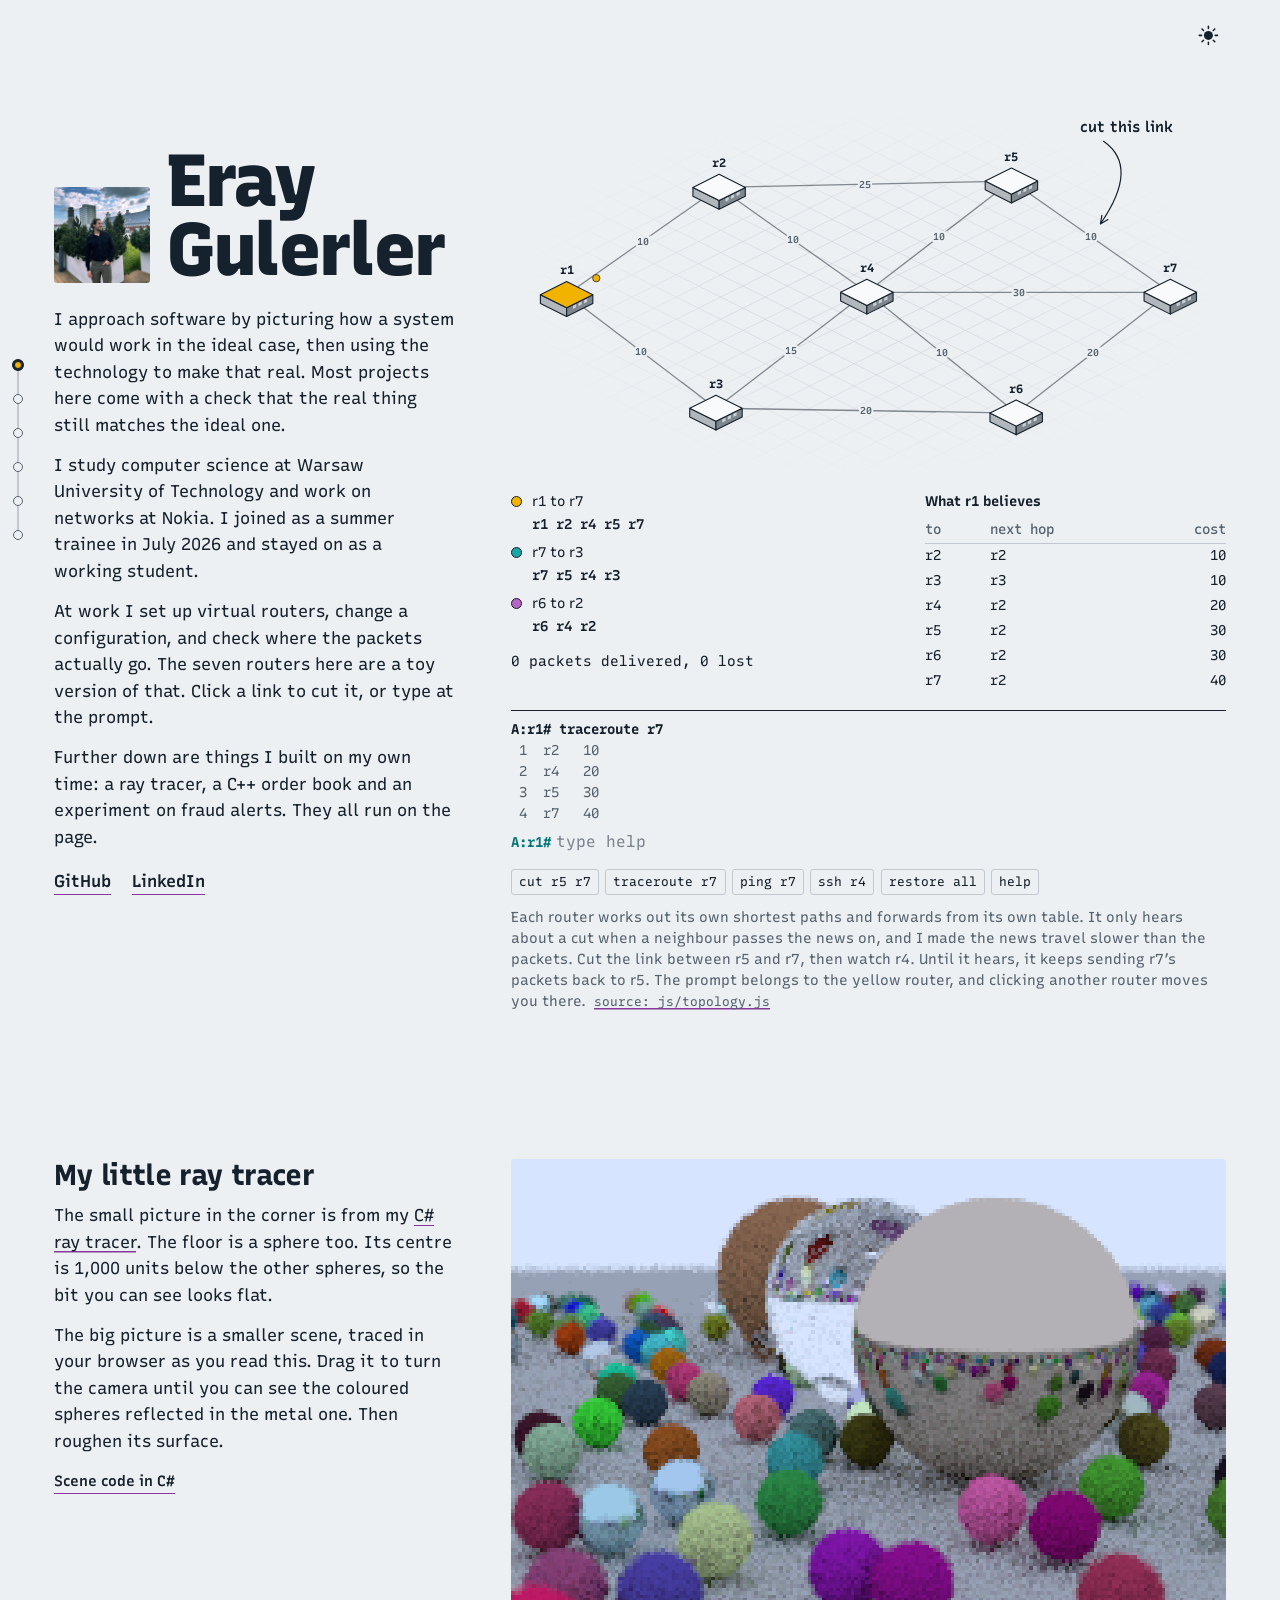
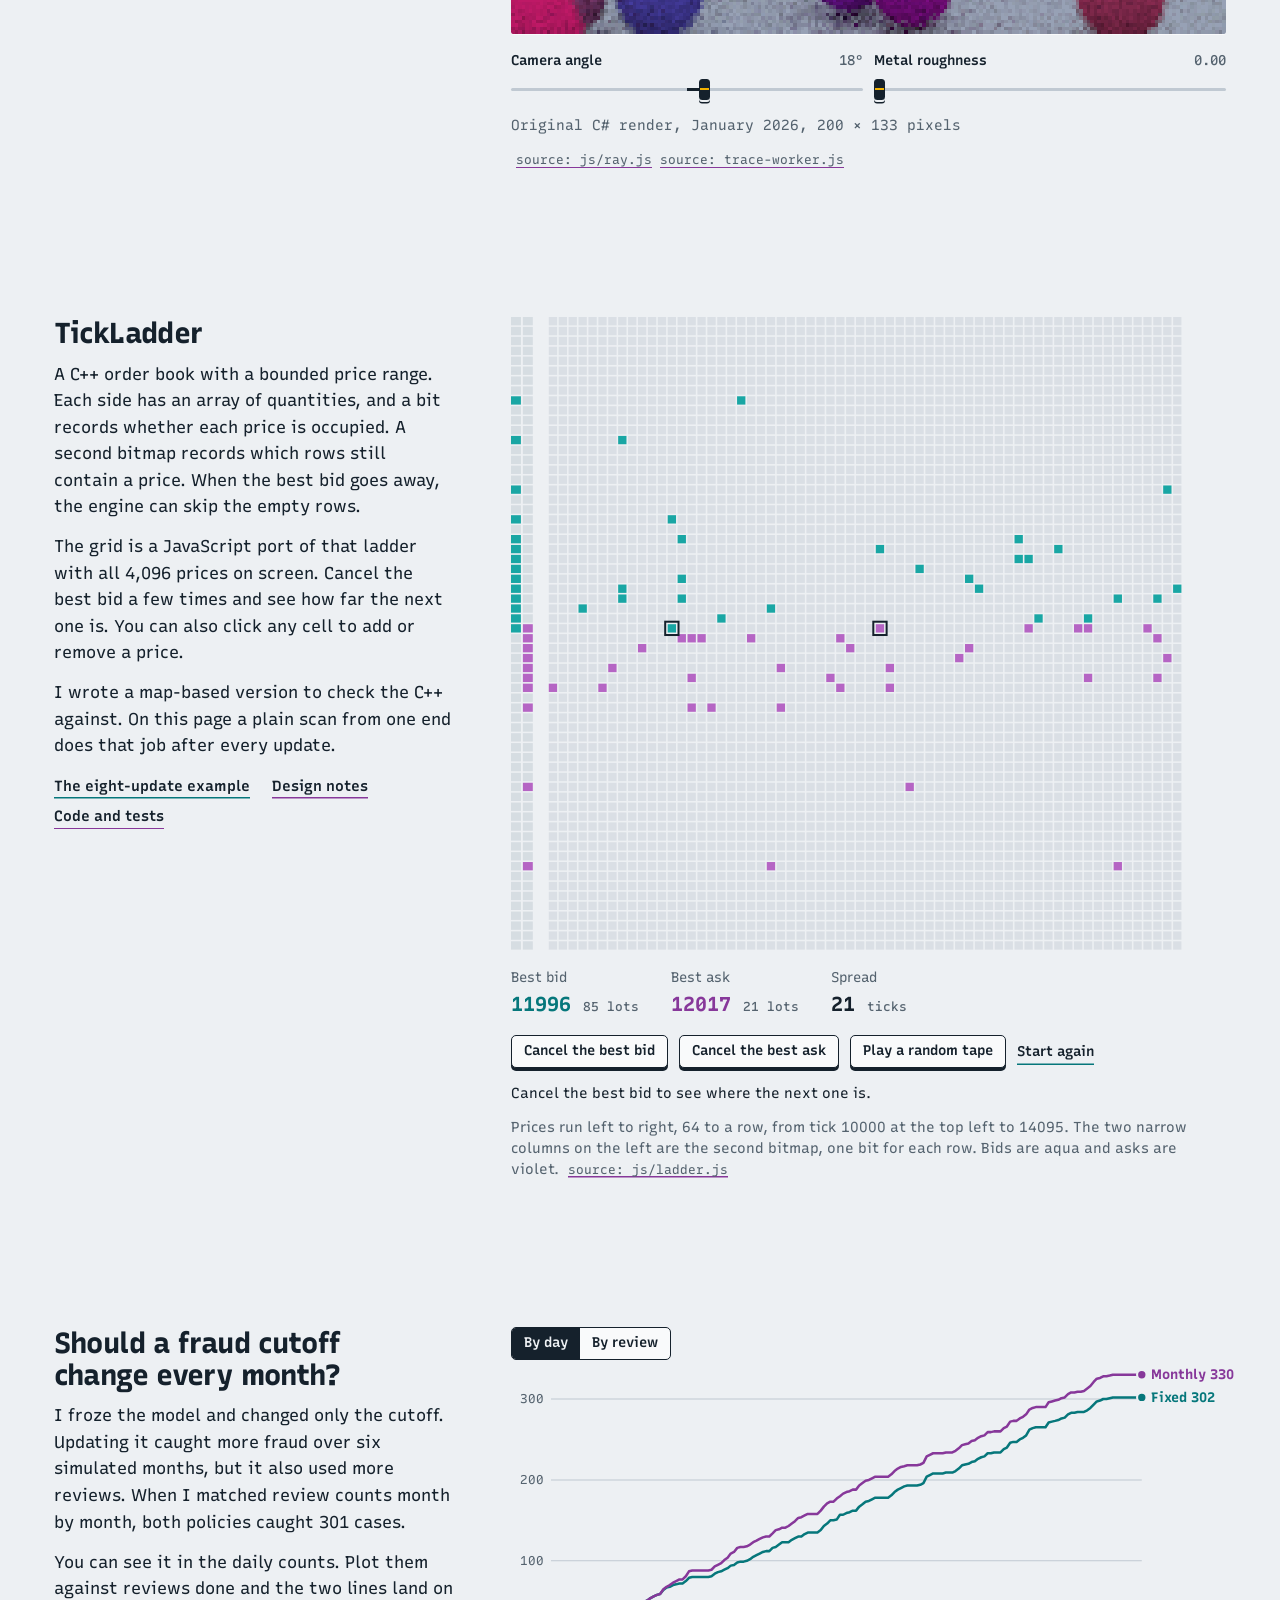
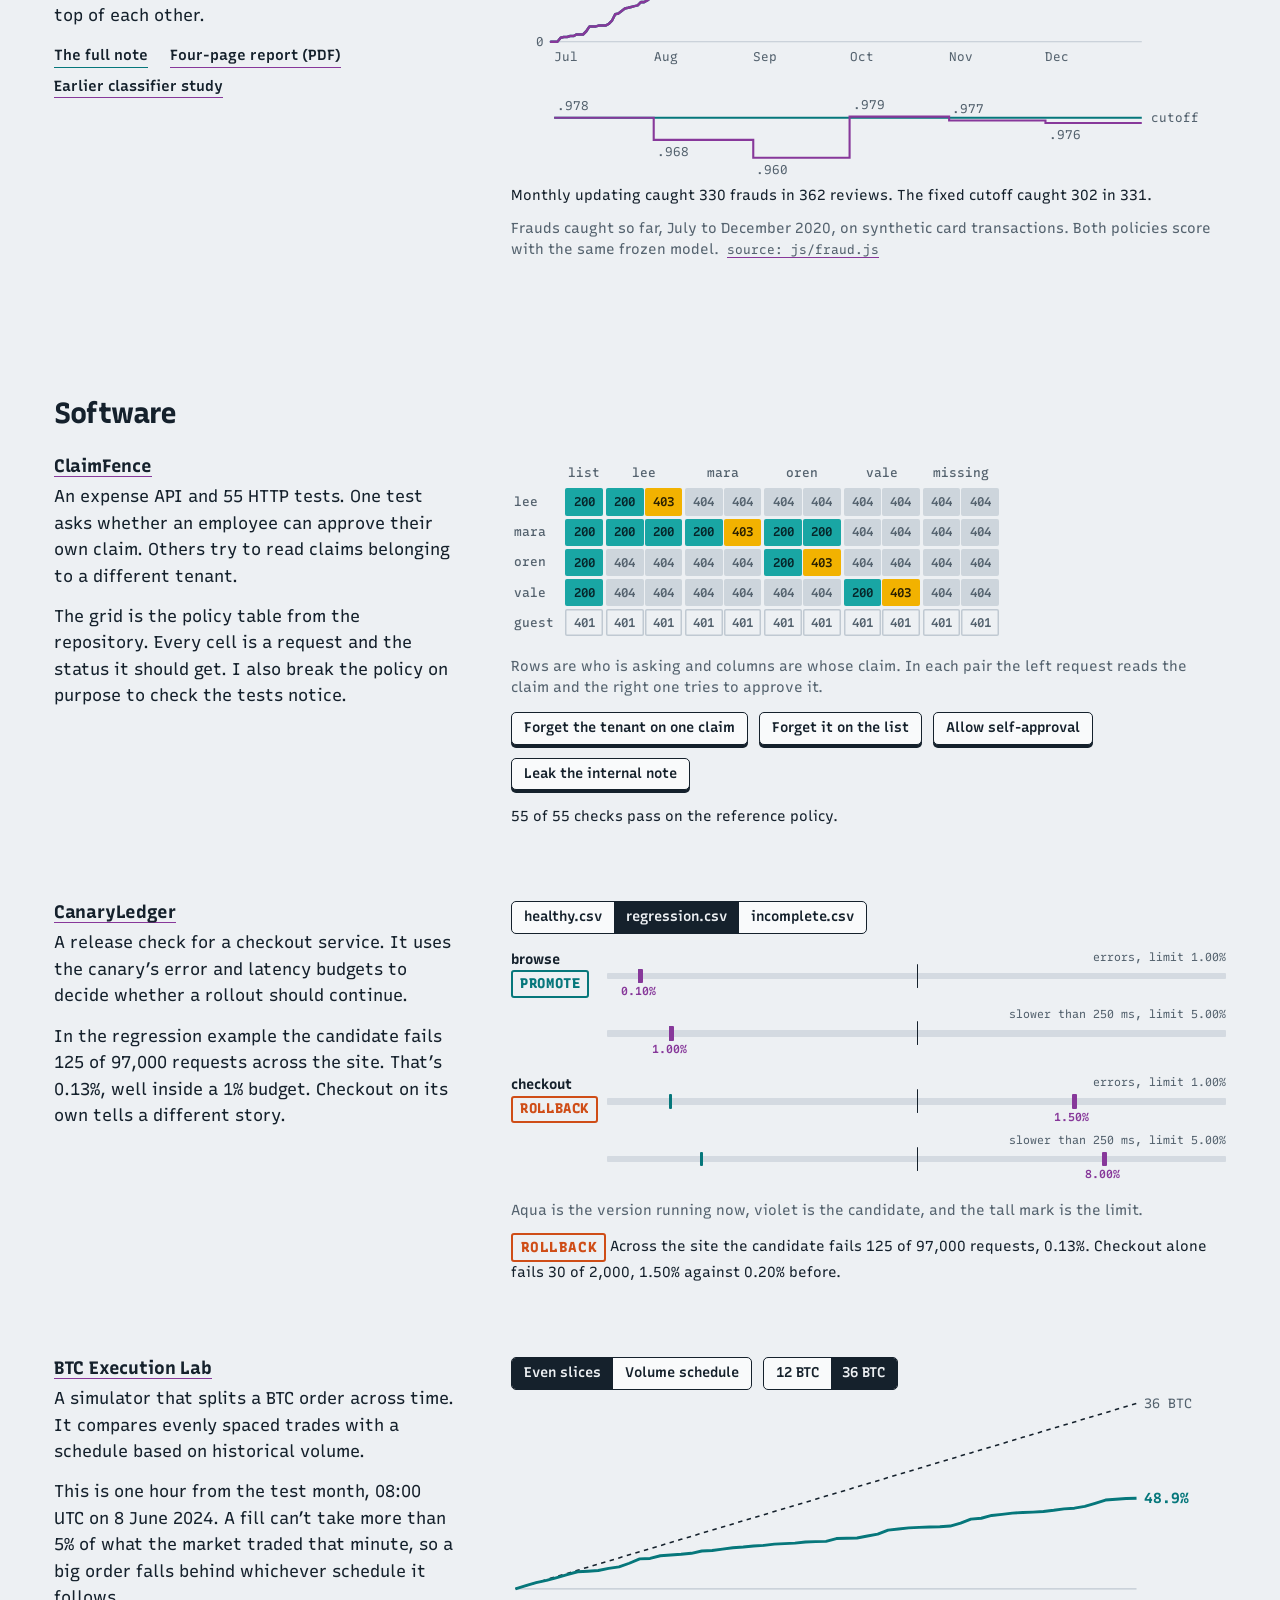
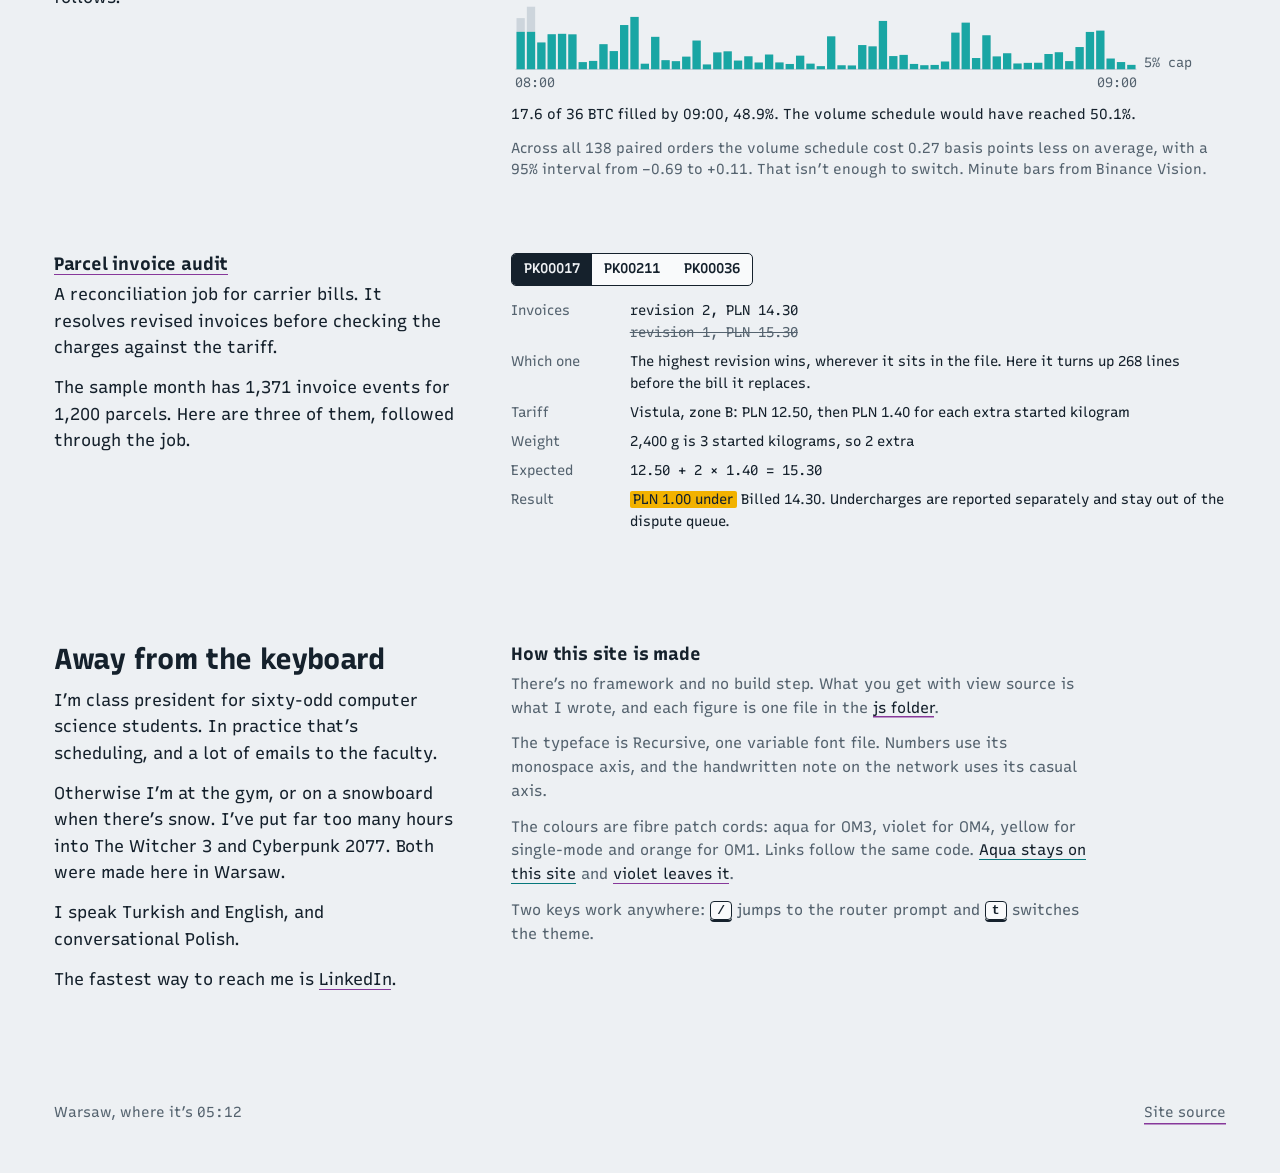
<file: index.html>
<!doctype html>
<html lang="en">
<head>
  <meta charset="utf-8">
  <meta name="viewport" content="width=device-width, initial-scale=1">
  <title>Eray Gulerler</title>
  <meta name="description" content="Eray Gulerler’s homepage. I study computer science in Warsaw and work on networks at Nokia. Most of what’s here runs on the page.">
  <meta property="og:title" content="Eray Gulerler">
  <meta property="og:image" content="https://eraygulerler.github.io/ray-render.png">
  <meta name="theme-color" content="#edf0f3" media="(prefers-color-scheme: light)">
  <meta name="theme-color" content="#0f1923" media="(prefers-color-scheme: dark)">
  <link rel="canonical" href="https://eraygulerler.github.io/">
  <link rel="icon" href="favicon.svg" type="image/svg+xml">
  <link rel="preload" href="fonts/recursive-var.woff2" as="font" type="font/woff2" crossorigin>
  <link rel="stylesheet" href="site.css">
  <link rel="modulepreload" href="js/kit.js">
  <link rel="modulepreload" href="js/topology.js">
  <script>try { var t = localStorage.getItem('theme'); if (t) document.documentElement.dataset.theme = t; } catch (e) {}</script>
  <script type="module" src="js/site.js"></script>
  <script type="speculationrules">{"prefetch": [{"urls": ["tickladder.html", "fraud-thresholds.html"], "eagerness": "moderate"}]}</script>
  <script type="application/ld+json">{"@context": "https://schema.org", "@type": "Person", "name": "Eray Gulerler", "url": "https://eraygulerler.github.io/", "image": "https://eraygulerler.github.io/eray.jpg", "sameAs": ["https://github.com/ErayGulerler", "https://www.linkedin.com/in/eray-gulerler/"]}</script>
</head>
<body>
<a class="skip" href="#main">Skip to content</a>
<header class="top frame">
  <span></span>
  <button class="theme" type="button" aria-label="Switch theme">
    <svg viewBox="0 0 24 24" aria-hidden="true">
      <g class="rays"><path d="M12 1.5v2.6M12 19.9v2.6M1.5 12h2.6M19.9 12h2.6M4.6 4.6l1.8 1.8M17.6 17.6l1.8 1.8M4.6 19.4l1.8-1.8M17.6 6.4l1.8-1.8"/></g>
      <circle class="disc" cx="12" cy="12" r="5.2"/>
      <circle class="bite" cx="12" cy="12" r="5"/>
    </svg>
  </button>
</header>

<nav class="hops" aria-label="On this page">
  <a href="#about"><span>Hello</span></a>
  <a href="#ray"><span>Ray tracer</span></a>
  <a href="#tickladder"><span>TickLadder</span></a>
  <a href="#research"><span>Fraud cutoffs</span></a>
  <a href="#projects"><span>Software</span></a>
  <a href="#more"><span>About me</span></a>
  <i class="hop-packet" aria-hidden="true"></i>
</nav>

<main id="main" class="frame">
  <section class="piece hero" id="about">
    <div class="notes">
      <div class="who">
        <img class="portrait" src="eray.jpg" alt="Eray Gulerler outdoors" width="800" height="800" fetchpriority="high">
        <h1>Eray Gulerler</h1>
      </div>
      <p>I approach software by picturing how a system would work in the ideal case, then using the technology to make that real. Most projects here come with a check that the real thing still matches the ideal one.</p>
      <p>I study computer science at Warsaw University of Technology and work on networks at Nokia. I joined as a summer trainee in July 2026 and stayed on as a working student.</p>
      <p>At work I set up virtual routers, change a configuration, and check where the packets actually go. The seven routers here are a toy version of that. Click a link to cut it, or type at the prompt.</p>
      <p>Further down are things I built on my own time: a ray tracer, a C++ order book and an experiment on fraud alerts. They all run on the page.</p>
      <p id="contact" class="contact"><a href="https://github.com/ErayGulerler">GitHub</a> <a href="https://www.linkedin.com/in/eray-gulerler/">LinkedIn</a></p>
    </div>
    <figure class="fig topo" data-instrument="topology">
      <div class="stage"></div>
      <div class="topo-panels">
        <div>
          <ul class="flows">
            <li><span class="dot" style="background:var(--yellow)"></span><span>r1 to r7</span><span class="path"><b>r1 r2 r4 r5 r7</b></span></li>
            <li><span class="dot" style="background:var(--aqua-fill)"></span><span>r7 to r3</span><span class="path"><b>r7 r5 r4 r3</b></span></li>
            <li><span class="dot" style="background:var(--violet-fill)"></span><span>r6 to r2</span><span class="path"><b>r6 r4 r2</b></span></li>
          </ul>
          <p class="readout small"><span class="tally mono">0 packets delivered, 0 lost</span></p>
        </div>
        <table class="routes">
          <caption>What r1 believes</caption>
          <thead><tr><th scope="col">to</th><th scope="col">next hop</th><th scope="col">cost</th></tr></thead>
          <tbody>
            <tr><td>r2</td><td>r2</td><td>10</td></tr>
            <tr><td>r3</td><td>r3</td><td>10</td></tr>
            <tr><td>r4</td><td>r2</td><td>20</td></tr>
            <tr><td>r5</td><td>r2</td><td>30</td></tr>
            <tr><td>r6</td><td>r2</td><td>30</td></tr>
            <tr><td>r7</td><td>r2</td><td>40</td></tr>
          </tbody>
        </table>
      </div>
      <form class="cli" autocomplete="off">
        <div class="cli-log" role="log" aria-label="Router log" tabindex="0">
          <div class="cmd">A:r1# traceroute r7</div>
          <div class="out"> 1  r2   10</div>
          <div class="out"> 2  r4   20</div>
          <div class="out"> 3  r5   30</div>
          <div class="out"> 4  r7   40</div>
        </div>
        <label class="cli-line" for="cli-input"><span class="prompt">A:r1#</span><input id="cli-input" type="text" spellcheck="false" autocapitalize="off" autocorrect="off" enterkeyhint="go" aria-label="Command for the selected router" placeholder="type help"></label>
        <p class="cli-try"><button type="button" data-run="cut r5 r7">cut r5 r7</button> <button type="button" data-run="traceroute r7">traceroute r7</button> <button type="button" data-run="ping r7">ping r7</button> <button type="button" data-run="ssh r4">ssh r4</button> <button type="button" data-run="restore all">restore all</button> <button type="button" data-run="help">help</button></p>
      </form>
      <figcaption>Each router works out its own shortest paths and forwards from its own table. It only hears about a cut when a neighbour passes the news on, and I made the news travel slower than the packets. Cut the link between r5 and r7, then watch r4. Until it hears, it keeps sending r7’s packets back to r5. The prompt belongs to the yellow router, and clicking another router moves you there. <a class="src" href="https://github.com/ErayGulerler/ErayGulerler.github.io/blob/main/js/topology.js">js/topology.js</a></figcaption>
      <noscript><p class="cap">The network needs JavaScript to run.</p></noscript>
    </figure>
  </section>

  <section class="piece" id="ray">
    <div class="notes">
      <h2>My little ray tracer <a class="anchor" href="#ray" aria-label="Link to this section">#</a></h2>
      <p>The small picture in the corner is from my <a href="https://github.com/ErayGulerler/RayTracingProject_Csharp">C# ray tracer</a>. The floor is a sphere too. Its centre is 1,000 units below the other spheres, so the bit you can see looks flat.</p>
      <p>The big picture is a smaller scene, traced in your browser as you read this. Drag it to turn the camera until you can see the coloured spheres reflected in the metal one. Then roughen its surface.</p>
      <p class="refs"><a href="https://github.com/ErayGulerler/RayTracingProject_Csharp/blob/aa90a95/Program.cs#L386">Scene code in C#</a></p>
    </div>
    <figure class="fig ray" data-instrument="ray">
      <div class="screen">
        <canvas width="480" height="320" role="img" aria-label="Path-traced spheres seen from the chosen camera angle" hidden></canvas>
        <img class="inset poster" src="ray-render.png" width="200" height="133" alt="The original C# render. Glass, metal and matte spheres on a grey floor.">
        <i class="meter"></i>
      </div>
      <div class="controls">
        <label class="slider" for="ray-angle">Camera angle <output for="ray-angle">18°</output><input id="ray-angle" type="range" min="-180" max="180" value="18" step="1" data-origin="0"></label>
        <label class="slider" for="ray-rough">Metal roughness <output for="ray-rough">0.00</output><input id="ray-rough" type="range" min="0" max="100" value="0" step="1"></label>
      </div>
      <p class="readout small soft mono" role="status">Original C# render, January 2026, 200 × 133 pixels</p>
      <figcaption><a class="src" href="https://github.com/ErayGulerler/ErayGulerler.github.io/blob/main/js/ray.js">js/ray.js</a> <a class="src" href="https://github.com/ErayGulerler/ErayGulerler.github.io/blob/main/trace-worker.js">trace-worker.js</a></figcaption>
    </figure>
  </section>

  <section class="piece" id="tickladder">
    <div class="notes">
      <h2 style="view-transition-name: tickladder-title">TickLadder <a class="anchor" href="#tickladder" aria-label="Link to this section">#</a></h2>
      <p>A C++ order book with a bounded price range. Each side has an array of quantities, and a bit records whether each price is occupied. A second bitmap records which rows still contain a price. When the best bid goes away, the engine can skip the empty rows.</p>
      <p>The grid is a JavaScript port of that ladder with all 4,096 prices on screen. Cancel the best bid a few times and see how far the next one is. You can also click any cell to add or remove a price.</p>
      <p>I wrote a map-based version to check the C++ against. On this page a plain scan from one end does that job after every update.</p>
      <p class="refs"><a href="tickladder.html">The eight-update example</a> <a href="https://github.com/ErayGulerler/TickLadder/blob/main/docs/design.md">Design notes</a> <a href="https://github.com/ErayGulerler/TickLadder">Code and tests</a></p>
    </div>
    <figure class="fig ladder" data-instrument="ladder">
      <div class="board">
        <canvas role="img" aria-label="Bitmap of 4,096 prices. Bids and asks are coloured cells."></canvas>
      </div>
      <dl class="quote">
        <div><dt>Best bid</dt><dd class="bid" data-q="bid">none</dd></div>
        <div><dt>Best ask</dt><dd class="ask" data-q="ask">none</dd></div>
        <div><dt>Spread</dt><dd data-q="spread">none</dd></div>
      </dl>
      <div class="controls">
        <button class="b" type="button" data-do="cancel-bid">Cancel the best bid</button>
        <button class="b" type="button" data-do="cancel-ask">Cancel the best ask</button>
        <button class="b" type="button" data-do="tape" aria-pressed="false">Play a random tape</button>
        <button class="quiet" type="button" data-do="reset">Start again</button>
      </div>
      <p class="readout small" role="status"></p>
      <figcaption>Prices run left to right, 64 to a row, from tick 10000 at the top left to 14095. The two narrow columns on the left are the second bitmap, one bit for each row. Bids are aqua and asks are violet. <a class="src" href="https://github.com/ErayGulerler/ErayGulerler.github.io/blob/main/js/ladder.js">js/ladder.js</a></figcaption>
      <noscript><p class="cap">The ladder needs JavaScript to run.</p></noscript>
    </figure>
  </section>

  <section class="piece" id="research">
    <div class="notes">
      <h2 style="view-transition-name: fraud-title">Should a fraud cutoff change every month? <a class="anchor" href="#research" aria-label="Link to this section">#</a></h2>
      <p>I froze the model and changed only the cutoff. Updating it caught more fraud over six simulated months, but it also used more reviews. When I matched review counts month by month, both policies caught 301 cases.</p>
      <p>You can see it in the daily counts. Plot them against reviews done and the two lines land on top of each other.</p>
      <p class="refs"><a href="fraud-thresholds.html">The full note</a> <a href="https://github.com/ErayGulerler/fraud-detection-api/blob/research/monthly-thresholds/research/monthly_thresholds/technical-report.pdf">Four-page report (PDF)</a> <a href="https://github.com/ErayGulerler/fraud-detection-api/blob/research/rare-event-distribution-shift/research/REPORT.md">Earlier classifier study</a></p>
    </div>
    <figure class="fig fraud" data-instrument="fraud">
      <div class="controls" style="margin-top:0">
        <div class="seg" role="radiogroup" aria-label="Horizontal axis">
          <label><input type="radio" name="fraud-x" id="fraud-x-day" value="day" checked>By day</label>
          <label><input type="radio" name="fraud-x" id="fraud-x-review" value="review">By review</label>
        </div>
      </div>
      <div class="chart"></div>
      <p class="readout small" role="status">Monthly updating caught 330 frauds in 362 reviews. The fixed cutoff caught 302 in 331.</p>
      <figcaption>Frauds caught so far, July to December 2020, on synthetic card transactions. Both policies score with the same frozen model. <a class="src" href="https://github.com/ErayGulerler/ErayGulerler.github.io/blob/main/js/fraud.js">js/fraud.js</a></figcaption>
    </figure>
  </section>

  <div class="section-title" id="projects"><h2>Software <a class="anchor" href="#projects" aria-label="Link to this section">#</a></h2></div>

  <section class="piece small-fig">
    <div class="notes">
      <h3><a href="https://github.com/ErayGulerler/ClaimFence">ClaimFence</a></h3>
      <p>An expense API and 55 HTTP tests. One test asks whether an employee can approve their own claim. Others try to read claims belonging to a different tenant.</p>
      <p>The grid is the policy table from the repository. Every cell is a request and the status it should get. I also break the policy on purpose to check the tests notice.</p>
    </div>
    <figure class="fig" data-instrument="matrix">
      <div class="matrix-wrap"></div>
      <div class="controls">
        <button class="b" type="button" data-fault="unscoped-item">Forget the tenant on one claim</button>
        <button class="b" type="button" data-fault="unscoped-list">Forget it on the list</button>
        <button class="b" type="button" data-fault="self-approval">Allow self-approval</button>
        <button class="b" type="button" data-fault="private-field">Leak the internal note</button>
      </div>
      <p class="readout small" role="status">55 of 55 checks pass on the reference policy.</p>
      <noscript><p class="cap">55 of 55 checks pass on the reference policy, and each of four planted bugs is caught.</p></noscript>
    </figure>
  </section>

  <section class="piece small-fig">
    <div class="notes">
      <h3><a href="https://github.com/ErayGulerler/CanaryLedger">CanaryLedger</a></h3>
      <p>A release check for a checkout service. It uses the canary’s error and latency budgets to decide whether a rollout should continue.</p>
      <p>In the regression example the candidate fails 125 of 97,000 requests across the site. That’s 0.13%, well inside a 1% budget. Checkout on its own tells a different story.</p>
    </div>
    <figure class="fig" data-instrument="gate">
      <div class="controls" style="margin-top:0">
        <div class="seg" role="radiogroup" aria-label="Example input">
          <label><input type="radio" name="gate-file" id="gate-healthy" value="healthy">healthy.csv</label>
          <label><input type="radio" name="gate-file" id="gate-regression" value="regression" checked>regression.csv</label>
          <label><input type="radio" name="gate-file" id="gate-incomplete" value="incomplete">incomplete.csv</label>
        </div>
      </div>
      <div class="gate"></div>
      <p class="readout small" role="status"></p>
      <noscript><p class="cap">Checkout fails 30 of 2,000 candidate requests, 1.50%, up from 0.20%. The gate returns ROLLBACK.</p></noscript>
    </figure>
  </section>

  <section class="piece small-fig">
    <div class="notes">
      <h3><a href="https://github.com/ErayGulerler/BTC-Execution-Lab">BTC Execution Lab</a></h3>
      <p>A simulator that splits a BTC order across time. It compares evenly spaced trades with a schedule based on historical volume.</p>
      <p>This is one hour from the test month, 08:00 UTC on 8 June 2024. A fill can’t take more than 5% of what the market traded that minute, so a big order falls behind whichever schedule it follows.</p>
    </div>
    <figure class="fig sched" data-instrument="schedule">
      <div class="controls" style="margin-top:0">
        <div class="seg" role="radiogroup" aria-label="Schedule">
          <label><input type="radio" name="sched-policy" id="sched-twap" value="twap" checked>Even slices</label>
          <label><input type="radio" name="sched-policy" id="sched-volume" value="volume">Volume schedule</label>
        </div>
        <div class="seg" role="radiogroup" aria-label="Order size">
          <label><input type="radio" name="sched-size" id="sched-12" value="12">12 BTC</label>
          <label><input type="radio" name="sched-size" id="sched-36" value="36" checked>36 BTC</label>
        </div>
      </div>
      <div class="chart"></div>
      <p class="readout small" role="status"></p>
      <figcaption>Across all 138 paired orders the volume schedule cost 0.27 basis points less on average, with a 95% interval from −0.69 to +0.11. That isn’t enough to switch. Minute bars from Binance Vision.</figcaption>
    </figure>
  </section>

  <section class="piece small-fig">
    <div class="notes">
      <h3><a href="https://github.com/ErayGulerler/parcel-invoice-audit">Parcel invoice audit</a></h3>
      <p>A reconciliation job for carrier bills. It resolves revised invoices before checking the charges against the tariff.</p>
      <p>The sample month has 1,371 invoice events for 1,200 parcels. Here are three of them, followed through the job.</p>
    </div>
    <figure class="fig" data-instrument="parcel">
      <div class="controls" style="margin-top:0">
        <div class="seg" role="radiogroup" aria-label="Parcel">
          <label><input type="radio" name="parcel-id" id="parcel-17" value="PK00017" checked>PK00017</label>
          <label><input type="radio" name="parcel-id" id="parcel-211" value="PK00211">PK00211</label>
          <label><input type="radio" name="parcel-id" id="parcel-36" value="PK00036">PK00036</label>
        </div>
      </div>
      <div class="trace" role="status"></div>
      <noscript><p class="cap">The July sample flags PLN 361.50 across 121 invoices.</p></noscript>
    </figure>
  </section>

  <section class="piece" id="more">
    <div class="notes">
      <h2>Away from the keyboard <a class="anchor" href="#more" aria-label="Link to this section">#</a></h2>
      <p>I’m class president for sixty-odd computer science students. In practice that’s scheduling, and a lot of emails to the faculty.</p>
      <p>Otherwise I’m at the gym, or on a snowboard when there’s snow. I’ve put far too many hours into The Witcher 3 and Cyberpunk 2077. Both were made here in Warsaw.</p>
      <p>I speak Turkish and English, and conversational Polish.</p>
      <p>The fastest way to reach me is <a href="https://www.linkedin.com/in/eray-gulerler/">LinkedIn</a>.</p>
    </div>
    <div class="colophon">
      <h3>How this site is made</h3>
      <p>There’s no framework and no build step. What you get with view source is what I wrote, and each figure is one file in the <a href="https://github.com/ErayGulerler/ErayGulerler.github.io/tree/main/js">js folder</a>.</p>
      <p>The typeface is Recursive, one variable font file. Numbers use its monospace axis, and the handwritten note on the network uses its casual axis.</p>
      <p>The colours are fibre patch cords: aqua for OM3, violet for OM4, yellow for single-mode and orange for OM1. Links follow the same code. <a href="#about">Aqua stays on this site</a> and <a href="https://github.com/ErayGulerler">violet leaves it</a>.</p>
      <p>Two keys work anywhere: <kbd>/</kbd> jumps to the router prompt and <kbd>t</kbd> switches the theme.</p>
    </div>
  </section>
</main>

<footer class="frame">
  <span>Warsaw<span class="clock" hidden>, where it’s <time></time></span></span>
  <a href="https://github.com/ErayGulerler/ErayGulerler.github.io">Site source</a>
</footer>
</body>
</html>
</file>
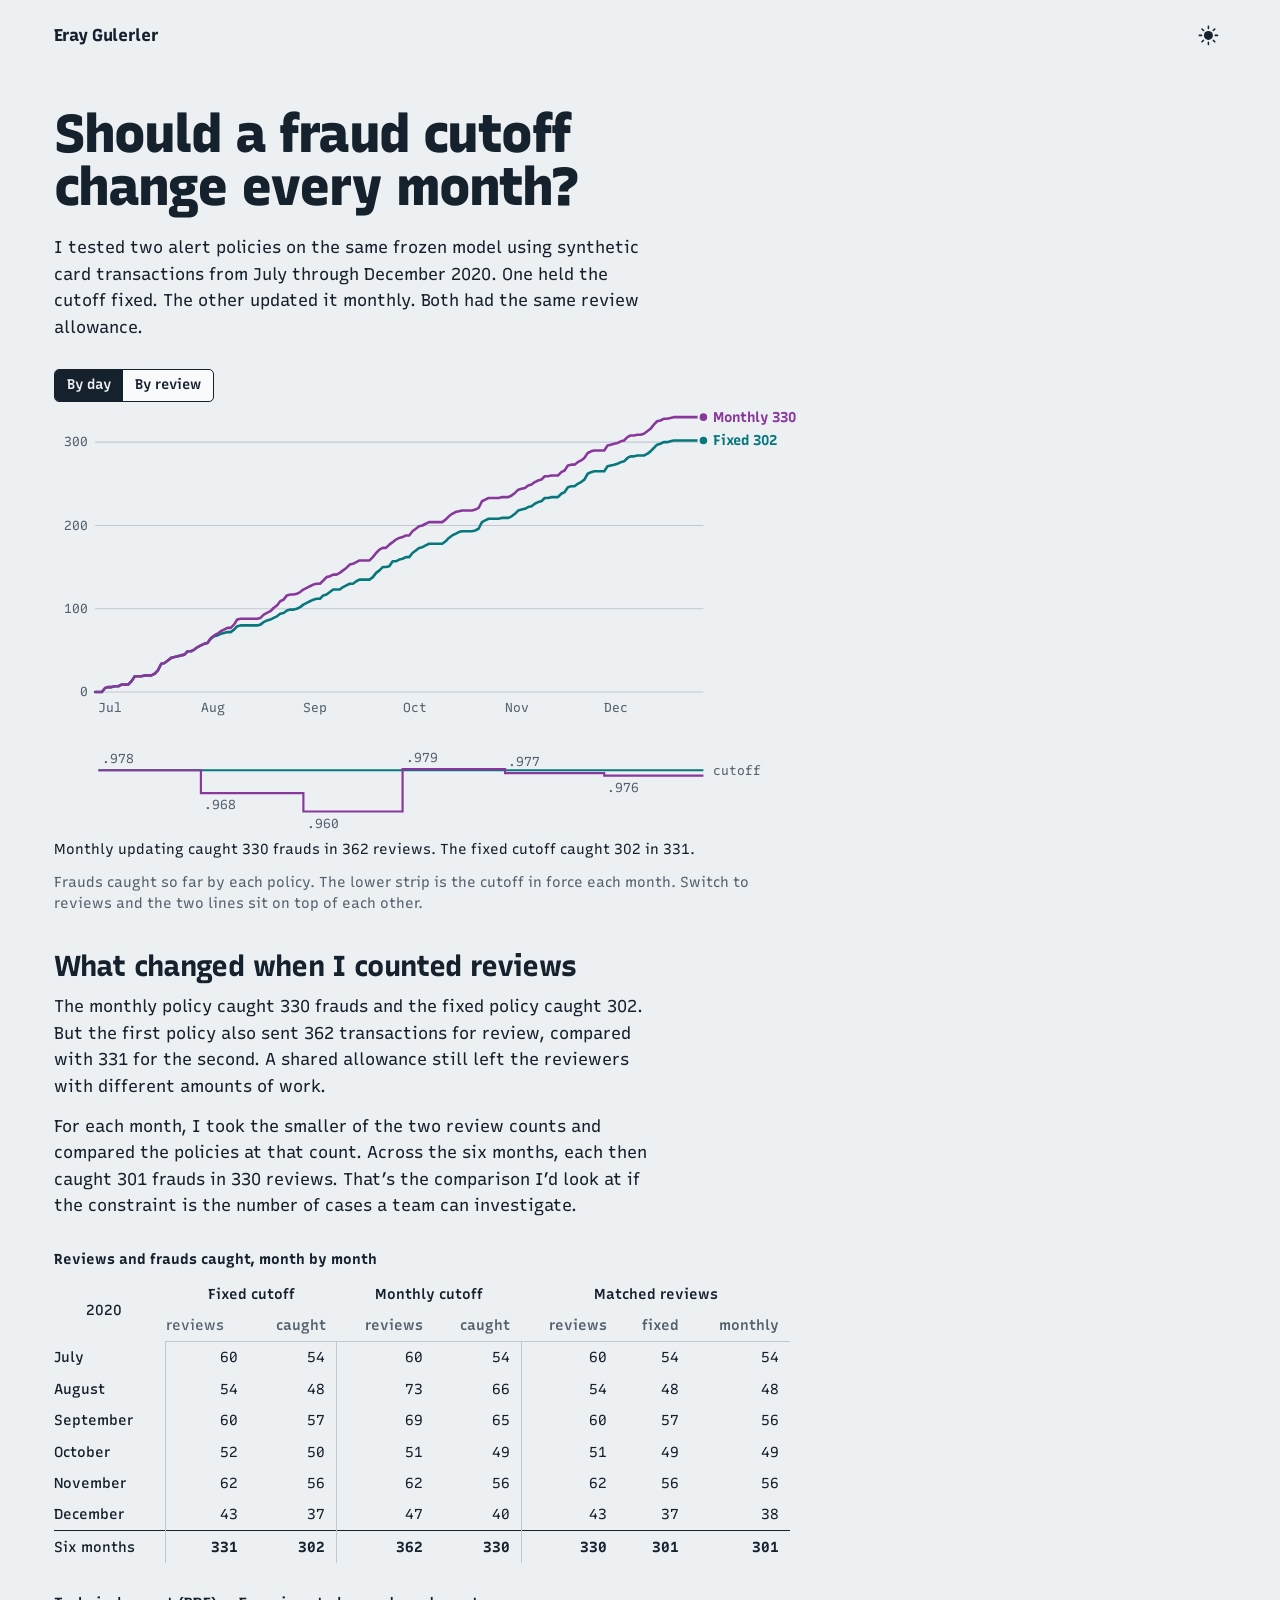
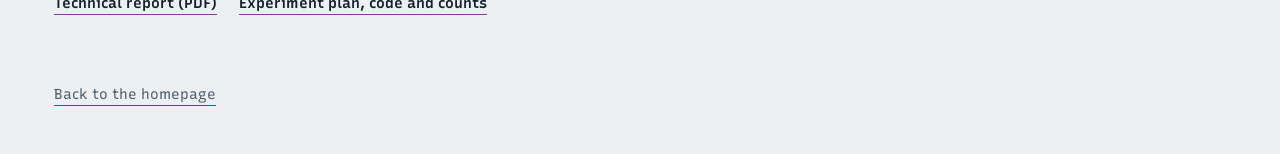
<file: fraud-thresholds.html>
<!doctype html>
<html lang="en">
<head>
  <meta charset="utf-8">
  <meta name="viewport" content="width=device-width, initial-scale=1">
  <title>Monthly fraud-alert thresholds · Eray Gulerler</title>
  <meta name="description" content="A comparison of two alert policies at observed and equal review volumes.">
  <meta property="og:title" content="Monthly fraud-alert thresholds · Eray Gulerler">
  <meta property="og:image" content="https://eraygulerler.github.io/ray-render.png">
  <meta name="theme-color" content="#edf0f3" media="(prefers-color-scheme: light)">
  <meta name="theme-color" content="#0f1923" media="(prefers-color-scheme: dark)">
  <link rel="canonical" href="https://eraygulerler.github.io/fraud-thresholds.html">
  <link rel="icon" href="favicon.svg" type="image/svg+xml">
  <link rel="preload" href="fonts/recursive-var.woff2" as="font" type="font/woff2" crossorigin>
  <link rel="stylesheet" href="site.css">
  <script>try { var t = localStorage.getItem('theme'); if (t) document.documentElement.dataset.theme = t; } catch (e) {}</script>
  <script type="module" src="js/site.js"></script>
  <script type="speculationrules">{"prefetch": [{"urls": ["./"], "eagerness": "moderate"}]}</script>
</head>
<body>
<a class="skip" href="#main">Skip to content</a>
<header class="top frame">
  <a class="home" href="./">Eray Gulerler</a>
  <button class="theme" type="button" aria-label="Switch theme">
    <svg viewBox="0 0 24 24" aria-hidden="true">
      <g class="rays"><path d="M12 1.5v2.6M12 19.9v2.6M1.5 12h2.6M19.9 12h2.6M4.6 4.6l1.8 1.8M17.6 17.6l1.8 1.8M4.6 19.4l1.8-1.8M17.6 6.4l1.8-1.8"/></g>
      <circle class="disc" cx="12" cy="12" r="5.2"/>
      <circle class="bite" cx="12" cy="12" r="5"/>
    </svg>
  </button>
</header>

<main id="main" class="frame">
<article class="note">
  <h1 style="view-transition-name: fraud-title">Should a fraud cutoff change every month?</h1>
  <p>I tested two alert policies on the same frozen model using synthetic card transactions from July through December 2020. One held the cutoff fixed. The other updated it monthly. Both had the same review allowance.</p>

  <figure class="fig fraud" data-instrument="fraud">
    <div class="controls" style="margin-top:0">
      <div class="seg" role="radiogroup" aria-label="Horizontal axis">
        <label><input type="radio" name="fraud-x" id="fraud-x-day" value="day" checked>By day</label>
        <label><input type="radio" name="fraud-x" id="fraud-x-review" value="review">By review</label>
      </div>
    </div>
    <div class="chart"></div>
    <p class="readout small" role="status">Monthly updating caught 330 frauds in 362 reviews. The fixed cutoff caught 302 in 331.</p>
    <figcaption>Frauds caught so far by each policy. The lower strip is the cutoff in force each month. Switch to reviews and the two lines sit on top of each other.</figcaption>
  </figure>

  <h2>What changed when I counted reviews</h2>
  <p>The monthly policy caught 330 frauds and the fixed policy caught 302. But the first policy also sent 362 transactions for review, compared with 331 for the second. A shared allowance still left the reviewers with different amounts of work.</p>
  <p>For each month, I took the smaller of the two review counts and compared the policies at that count. Across the six months, each then caught 301 frauds in 330 reviews. That’s the comparison I’d look at if the constraint is the number of cases a team can investigate.</p>

  <div class="table-wrap">
    <table class="data">
      <caption>Reviews and frauds caught, month by month</caption>
      <thead>
        <tr><th rowspan="2" scope="col">2020</th><th colspan="2" scope="colgroup">Fixed cutoff</th><th colspan="2" scope="colgroup">Monthly cutoff</th><th colspan="3" scope="colgroup">Matched reviews</th></tr>
        <tr><th scope="col">reviews</th><th scope="col">caught</th><th scope="col">reviews</th><th scope="col">caught</th><th scope="col">reviews</th><th scope="col">fixed</th><th scope="col">monthly</th></tr>
      </thead>
      <tbody>
        <tr><th scope="row">July</th><td>60</td><td>54</td><td>60</td><td>54</td><td>60</td><td>54</td><td>54</td></tr>
        <tr><th scope="row">August</th><td>54</td><td>48</td><td>73</td><td>66</td><td>54</td><td>48</td><td>48</td></tr>
        <tr><th scope="row">September</th><td>60</td><td>57</td><td>69</td><td>65</td><td>60</td><td>57</td><td>56</td></tr>
        <tr><th scope="row">October</th><td>52</td><td>50</td><td>51</td><td>49</td><td>51</td><td>49</td><td>49</td></tr>
        <tr><th scope="row">November</th><td>62</td><td>56</td><td>62</td><td>56</td><td>62</td><td>56</td><td>56</td></tr>
        <tr><th scope="row">December</th><td>43</td><td>37</td><td>47</td><td>40</td><td>43</td><td>37</td><td>38</td></tr>
      </tbody>
      <tfoot>
        <tr><th scope="row">Six months</th><td>331</td><td>302</td><td>362</td><td>330</td><td>330</td><td>301</td><td>301</td></tr>
      </tfoot>
    </table>
  </div>

  <p class="refs"><a href="https://github.com/ErayGulerler/fraud-detection-api/blob/research/monthly-thresholds/research/monthly_thresholds/technical-report.pdf">Technical report (PDF)</a> <a href="https://github.com/ErayGulerler/fraud-detection-api/tree/research/monthly-thresholds/research/monthly_thresholds">Experiment plan, code and counts</a></p>
</article>
</main>

<footer class="frame"><a href="./#research">Back to the homepage</a></footer>
</body>
</html>
</file>
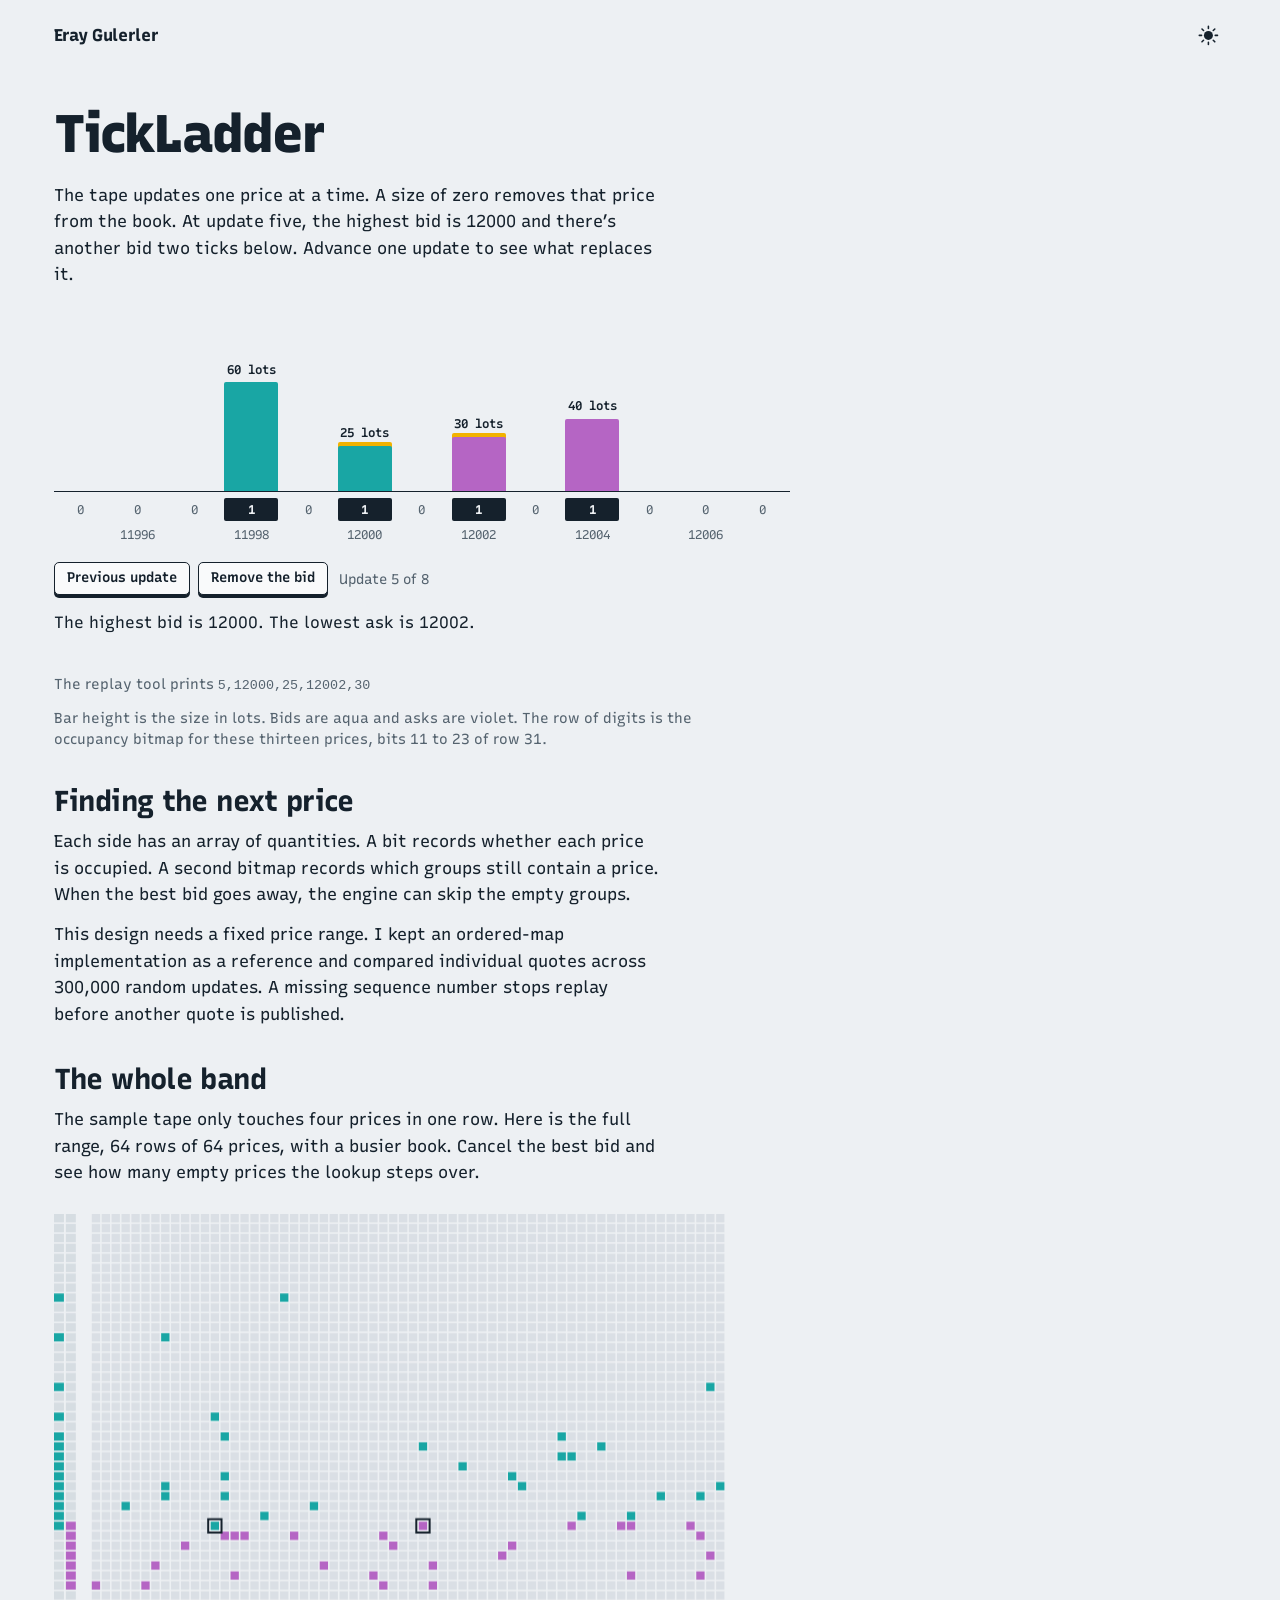
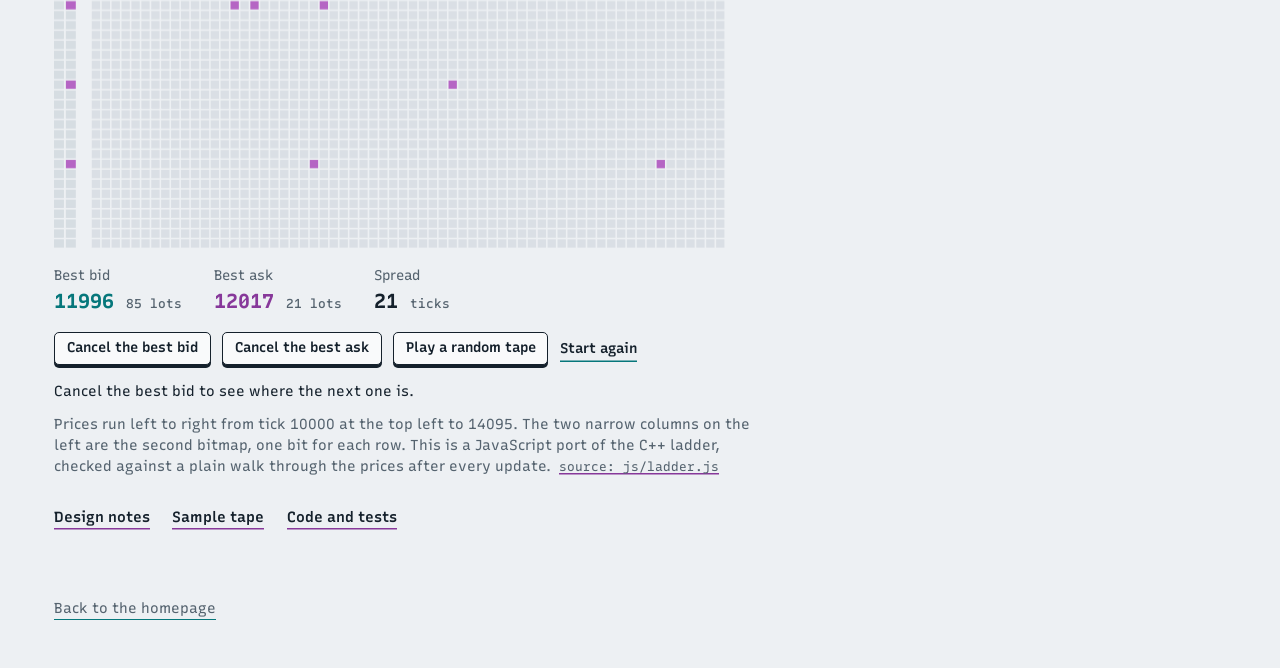
<file: tickladder.html>
<!doctype html>
<html lang="en">
<head>
  <meta charset="utf-8">
  <meta name="viewport" content="width=device-width, initial-scale=1">
  <title>TickLadder · Eray Gulerler</title>
  <meta name="description" content="Replay the eight updates in TickLadder’s sample price book.">
  <meta property="og:title" content="TickLadder · Eray Gulerler">
  <meta property="og:image" content="https://eraygulerler.github.io/ray-render.png">
  <meta name="theme-color" content="#edf0f3" media="(prefers-color-scheme: light)">
  <meta name="theme-color" content="#0f1923" media="(prefers-color-scheme: dark)">
  <link rel="canonical" href="https://eraygulerler.github.io/tickladder.html">
  <link rel="icon" href="favicon.svg" type="image/svg+xml">
  <link rel="preload" href="fonts/recursive-var.woff2" as="font" type="font/woff2" crossorigin>
  <link rel="stylesheet" href="site.css">
  <script>try { var t = localStorage.getItem('theme'); if (t) document.documentElement.dataset.theme = t; } catch (e) {}</script>
  <script type="module" src="js/site.js"></script>
  <script type="speculationrules">{"prefetch": [{"urls": ["./"], "eagerness": "moderate"}]}</script>
</head>
<body>
<a class="skip" href="#main">Skip to content</a>
<header class="top frame">
  <a class="home" href="./">Eray Gulerler</a>
  <button class="theme" type="button" aria-label="Switch theme">
    <svg viewBox="0 0 24 24" aria-hidden="true">
      <g class="rays"><path d="M12 1.5v2.6M12 19.9v2.6M1.5 12h2.6M19.9 12h2.6M4.6 4.6l1.8 1.8M17.6 17.6l1.8 1.8M4.6 19.4l1.8-1.8M17.6 6.4l1.8-1.8"/></g>
      <circle class="disc" cx="12" cy="12" r="5.2"/>
      <circle class="bite" cx="12" cy="12" r="5"/>
    </svg>
  </button>
</header>

<main id="main" class="frame">
<article class="note">
  <h1 style="view-transition-name: tickladder-title">TickLadder</h1>
  <p>The tape updates one price at a time. A size of zero removes that price from the book. At update five, the highest bid is 12000 and there’s another bid two ticks below. Advance one update to see what replaces it.</p>

  <figure class="fig replay" data-instrument="replay">
    <div class="strip"></div>
    <div class="bits" aria-hidden="true"></div>
    <div class="ticks" aria-hidden="true"></div>
    <div class="controls">
      <span class="buttons" hidden>
        <button class="b" type="button" data-do="prev">Previous update</button>
        <button class="b" type="button" data-do="next">Remove the bid</button>
      </span>
      <span class="step small soft">Update 5 of 8</span>
    </div>
    <p class="event readout" role="status">The highest bid is 12000. The lowest ask is 12002.</p>
    <p class="readout small soft">The replay tool prints <code class="line">5,12000,25,12002,30</code></p>
    <figcaption>Bar height is the size in lots. Bids are aqua and asks are violet. The row of digits is the occupancy bitmap for these thirteen prices, bits 11 to 23 of row 31.</figcaption>
    <noscript><p class="cap"><a href="https://github.com/ErayGulerler/TickLadder/blob/main/examples/quotes.csv">Read all eight quotes</a></p></noscript>
  </figure>

  <h2>Finding the next price</h2>
  <p>Each side has an array of quantities. A bit records whether each price is occupied. A second bitmap records which groups still contain a price. When the best bid goes away, the engine can skip the empty groups.</p>
  <p>This design needs a fixed price range. I kept an ordered-map implementation as a reference and compared individual quotes across 300,000 random updates. A missing sequence number stops replay before another quote is published.</p>

  <h2>The whole band</h2>
  <p>The sample tape only touches four prices in one row. Here is the full range, 64 rows of 64 prices, with a busier book. Cancel the best bid and see how many empty prices the lookup steps over.</p>

  <figure class="fig ladder" data-instrument="ladder">
    <div class="board">
      <canvas role="img" aria-label="Bitmap of 4,096 prices. Bids and asks are coloured cells."></canvas>
    </div>
    <dl class="quote">
      <div><dt>Best bid</dt><dd class="bid" data-q="bid">none</dd></div>
      <div><dt>Best ask</dt><dd class="ask" data-q="ask">none</dd></div>
      <div><dt>Spread</dt><dd data-q="spread">none</dd></div>
    </dl>
    <div class="controls">
      <button class="b" type="button" data-do="cancel-bid">Cancel the best bid</button>
      <button class="b" type="button" data-do="cancel-ask">Cancel the best ask</button>
      <button class="b" type="button" data-do="tape" aria-pressed="false">Play a random tape</button>
      <button class="quiet" type="button" data-do="reset">Start again</button>
    </div>
    <p class="readout small" role="status"></p>
    <figcaption>Prices run left to right from tick 10000 at the top left to 14095. The two narrow columns on the left are the second bitmap, one bit for each row. This is a JavaScript port of the C++ ladder, checked against a plain walk through the prices after every update. <a class="src" href="https://github.com/ErayGulerler/ErayGulerler.github.io/blob/main/js/ladder.js">js/ladder.js</a></figcaption>
  </figure>

  <p class="refs"><a href="https://github.com/ErayGulerler/TickLadder/blob/main/docs/design.md">Design notes</a> <a href="https://github.com/ErayGulerler/TickLadder/blob/main/examples/session.csv">Sample tape</a> <a href="https://github.com/ErayGulerler/TickLadder">Code and tests</a></p>
</article>
</main>

<footer class="frame"><a href="./#tickladder">Back to the homepage</a></footer>
</body>
</html>
</file>
<file: site.css>
/* Layout: two rails. Notes on the left, a working instrument on the right.
   Colours are fibre patch-cord jackets: OM3 aqua, OM4 violet, OS2 yellow, OM1 orange. */
@font-face {
  font-family: "Recursive";
  src: url("fonts/recursive-var.woff2") format("woff2");
  font-weight: 300 900;
  font-style: oblique 0deg 15deg;
  font-display: swap;
}
@property --mono { syntax: "<number>"; inherits: true; initial-value: 0; }
@property --casl { syntax: "<number>"; inherits: true; initial-value: 0; }
@property --slnt { syntax: "<number>"; inherits: true; initial-value: 0; }

:root {
  --bench: #edf0f3;
  --panel: #f9fafb;
  --ink: #15212c;
  --soft: #55636f;
  --wire: #c0c9d2;
  --aqua: #06777b;
  --violet: #87389a;
  --yellow: #f2b200;
  --orange: #cf4d17;
  --aqua-fill: #19a6a4;
  --violet-fill: #b565c4;
  --sans: "Recursive", ui-sans-serif, system-ui, "Segoe UI", sans-serif;
  --rail: 25rem;
  --gap: clamp(1.75rem, 4.5vw, 4.25rem);
  color-scheme: light;
}
@media (prefers-color-scheme: dark) {
  :root:not([data-theme="light"]) {
    --bench: #0f1923; --panel: #162330; --ink: #e4eaef; --soft: #93a3b0; --wire: #2e3f4e;
    --aqua: #46d2cb; --violet: #d596dd; --yellow: #ffc933; --orange: #ff8a5b;
    --aqua-fill: #2bb9b3; --violet-fill: #b872c6;
    color-scheme: dark;
  }
}
:root[data-theme="dark"] {
  --bench: #0f1923; --panel: #162330; --ink: #e4eaef; --soft: #93a3b0; --wire: #2e3f4e;
  --aqua: #46d2cb; --violet: #d596dd; --yellow: #ffc933; --orange: #ff8a5b;
  --aqua-fill: #2bb9b3; --violet-fill: #b872c6;
  color-scheme: dark;
}

*, *::before, *::after {
  box-sizing: border-box;
  font-variation-settings: "MONO" var(--mono), "CASL" var(--casl), "slnt" var(--slnt);
}
html { -webkit-text-size-adjust: 100%; scroll-padding-top: 1.5rem; }
@media (prefers-reduced-motion: no-preference) { html { scroll-behavior: smooth; } }
body {
  margin: 0;
  background: var(--bench);
  color: var(--ink);
  font: 400 1.0625rem/1.56 var(--sans);
  text-rendering: optimizeLegibility;
}
h1, h2, h3, p, figure, ul, ol, dl, dd, table { margin: 0; padding: 0; }
img, svg, canvas { display: block; max-width: 100%; }
[hidden] { display: none !important; }

/* ---------- type ---------- */
h1 {
  font-size: clamp(2.7rem, 7.2vw, 4.6rem);
  font-weight: 840;
  line-height: .93;
  letter-spacing: -.035em;
  text-wrap: balance;
}
h2 {
  font-size: clamp(1.45rem, 2.4vw, 1.8rem);
  font-weight: 760;
  line-height: 1.12;
  letter-spacing: -.022em;
  text-wrap: balance;
}
h3 { font-size: 1.12rem; font-weight: 720; line-height: 1.25; letter-spacing: -.01em; }
p + p { margin-top: .8em; }
.mono, code, kbd, samp, output, .num { --mono: 1; font-variant-numeric: tabular-nums; }
code { font-size: .93em; }
.hand { --casl: 1; font-weight: 500; }
.soft { color: var(--soft); }
.small { font-size: .875rem; line-height: 1.45; }

/* A link is a patch cord. Aqua stays on this site, violet leaves it, and a packet crosses on hover. */
a {
  --cord: var(--aqua);
  color: inherit;
  text-decoration: none;
  background:
    radial-gradient(circle, var(--yellow) 0 2.6px, transparent 3.1px) -8px calc(100% + 2.2px) / 7px 7px no-repeat,
    linear-gradient(var(--cord), var(--cord)) 0 100% / 100% 1.5px no-repeat;
  padding-bottom: 1px;
  transition: color .15s;
}
a[href^="http"] { --cord: var(--violet); }
a:hover { color: var(--cord); animation: transmit .55s linear; }
a:active { background-size: 7px 7px, 100% 3px; }
a.src { --mono: 1; font-size: .8rem; white-space: nowrap; margin-left: .35em; }
a.src::before { content: "source: "; }
h2 .anchor { --cord: transparent; color: var(--soft); font-weight: 500; opacity: 0; margin-left: .15em; transition: opacity .15s; }
h2:hover .anchor, h2 .anchor:focus-visible { opacity: 1; }
kbd { font-size: .86em; font-weight: 600; padding: .05em .45em; border: 1.5px solid var(--ink); border-radius: 4px; box-shadow: 0 2px 0 var(--ink); background: var(--panel); position: relative; top: -1px; }
@keyframes transmit {
  from { background-position: -8px calc(100% + 2.2px), 0 100%; }
  to { background-position: calc(100% + 8px) calc(100% + 2.2px), 0 100%; }
}
:focus-visible { outline: 2.5px solid var(--violet); outline-offset: 3px; border-radius: 2px; }

/* ---------- page frame ---------- */
.frame {
  width: min(84rem, 100%);
  margin-inline: auto;
  padding-left: max(clamp(16px, 4.2vw, 56px), env(safe-area-inset-left, 0px));
  padding-right: max(clamp(16px, 4.2vw, 56px), env(safe-area-inset-right, 0px));
}
.top {
  display: flex; align-items: center; justify-content: space-between; gap: 1rem;
  padding-block: 1.1rem .4rem;
  min-height: 3.4rem;
}
.top .home { font-weight: 760; letter-spacing: -.02em; background: none; }
.top .home:hover { animation: none; }
.skip { position: absolute; left: -999px; }
.skip:focus { position: fixed; left: 12px; top: 12px; z-index: 20; background: var(--panel); padding: .5rem .8rem; }

.theme {
  width: 2.25rem; height: 2.25rem; padding: 0; border: 0; border-radius: 50%;
  background: transparent; color: var(--ink); cursor: pointer;
  display: grid; place-items: center;
}
.theme svg { width: 1.3rem; height: 1.3rem; overflow: visible; }
.theme .disc { fill: currentColor; }
.theme .bite { fill: var(--bench); transform: translate(14px, -14px); transition: transform .5s cubic-bezier(.3, 1.4, .5, 1); }
.theme .rays { stroke: currentColor; stroke-width: 1.8; stroke-linecap: round; transform-origin: 12px 12px; transition: transform .5s cubic-bezier(.3, 1.4, .5, 1), opacity .25s; }
:root[data-mode="dark"] .theme .bite { transform: translate(5px, -4px); }
:root[data-mode="dark"] .theme .rays { transform: rotate(-60deg) scale(.4); opacity: 0; }
.theme:hover .disc { fill: var(--aqua); }

/* ---------- rails ---------- */
.piece {
  display: grid;
  grid-template-columns: minmax(0, var(--rail)) minmax(0, 1fr);
  column-gap: var(--gap);
  row-gap: 1.4rem;
  align-items: start;
  padding-block: clamp(2.6rem, 6vw, 4.6rem);
}
.piece > .notes { max-width: 36rem; }
.piece > .notes > h2 { margin-bottom: .7rem; }
.piece > .notes > h3 { margin-bottom: .35rem; }
.piece > .notes .refs { margin-top: 1rem; }
.piece > figure { min-width: 0; }
.piece.small-fig { padding-block: clamp(1.5rem, 3.2vw, 2.3rem); }
.hero { padding-top: clamp(1.2rem, 4vw, 3rem); }
.hero .notes { padding-top: clamp(0rem, 3vw, 2.4rem); }
.who { display: flex; align-items: flex-end; gap: 1.1rem; margin-bottom: 1.4rem; }
.portrait {
  width: clamp(4.6rem, 9vw, 6rem); height: auto; aspect-ratio: 1; object-fit: cover; object-position: 50% 30%;
  border-radius: 3px; flex: none;
}
.contact { margin-top: 1.1rem; display: flex; gap: 1.3rem; font-weight: 600; }
.section-title { padding-top: clamp(2.4rem, 5vw, 4rem); }
.section-title + .piece { padding-top: 1.6rem; }
footer.frame { padding-block: 2.2rem 3rem; color: var(--soft); font-size: .9rem; display: flex; flex-wrap: wrap; justify-content: space-between; gap: .4rem 1.6rem; }

@media (max-width: 58rem) {
  .piece { grid-template-columns: minmax(0, 1fr); }
  .piece > .notes { max-width: 38rem; }
}
.colophon { max-width: 36rem; font-size: .95rem; color: var(--soft); }
.colophon h3 { color: var(--ink); margin-bottom: .45rem; }
.colophon a, .colophon kbd { color: var(--ink); }
footer .clock time { --mono: 1; font-variant-numeric: tabular-nums; }

/* The page as a path: one hop for each section, and a packet that follows the scroll. */
.hops { position: fixed; z-index: 5; left: max(13px, env(safe-area-inset-left, 0px)); top: 50%; translate: 0 -50%; display: none; flex-direction: column; gap: 24px; }
@media (min-width: 64rem) and (min-height: 32rem) { .hops { display: flex; } }
.hops::before { content: ""; position: absolute; left: 4.25px; top: 5px; bottom: 5px; width: 1.5px; background: var(--wire); }
.hops a { position: relative; display: block; width: 10px; height: 10px; padding: 0; background: none; animation: none; }
.hops a::before { content: ""; position: absolute; inset: 0; border-radius: 50%; background: var(--bench); border: 1.5px solid var(--soft); transition: background .2s, border-color .2s, scale .2s; }
.hops a::after { content: ""; position: absolute; inset: -9px -12px; }
.hops a[aria-current]::before { background: var(--ink); border-color: var(--ink); scale: 1.2; }
.hops a:hover::before { border-color: var(--aqua); background: var(--aqua); }
.hops a span {
  position: absolute; left: 22px; top: 50%; translate: -6px -50%; opacity: 0; pointer-events: none; white-space: nowrap;
  font-size: .8rem; font-weight: 600; line-height: 1; color: var(--ink); background: var(--panel); padding: .35rem .55rem; border-radius: 3px;
  box-shadow: 0 0 0 1px var(--wire); transition: opacity .15s, translate .2s cubic-bezier(.3, 1.3, .5, 1);
}
.hops a:hover span, .hops a:focus-visible span { opacity: 1; translate: 0 -50%; }
.hop-packet { position: absolute; left: 1px; top: 1px; width: 8px; height: 8px; border-radius: 50%; background: var(--yellow); border: 1px solid #15212c; translate: 0 var(--y, 0px); pointer-events: none; }

/* ---------- instruments: shared parts ---------- */
figure.fig { position: relative; }
figcaption, .cap { color: var(--soft); font-size: .9rem; line-height: 1.45; margin-top: .75rem; max-width: 44rem; }
.controls { display: flex; flex-wrap: wrap; align-items: center; gap: .6rem .7rem; margin-top: .9rem; }
.readout { margin-top: .8rem; font-size: .9rem; line-height: 1.5; }
.readout b { font-weight: 700; }

/* Buttons are keycaps: they sit 3px proud and go down when pressed. A toggled one stays down. */
button.b {
  font: 600 .875rem/1.2 var(--sans); color: var(--ink);
  background: var(--panel); border: 1.5px solid var(--ink); border-radius: 5px;
  padding: .5em .85em; margin-bottom: 3px; cursor: pointer;
  box-shadow: 0 3px 0 var(--ink);
  transition: translate .07s, box-shadow .07s, background .15s, color .15s;
}
button.b:hover:enabled { background: var(--yellow); color: #15212c; }
button.b:active:enabled, button.b[aria-pressed="true"] { translate: 0 3px; box-shadow: 0 0 0 var(--ink); }
button.b[aria-pressed="true"] { background: var(--ink); color: var(--bench); }
button.b:disabled { opacity: .4; cursor: default; translate: 0 3px; box-shadow: none; }
button.quiet {
  font: 600 .875rem/1.2 var(--sans); color: var(--ink); background: none; border: 0; padding: .3em 0; cursor: pointer;
  box-shadow: inset 0 -1.5px var(--aqua);
}
button.quiet:hover { color: var(--aqua); }

.seg { display: inline-flex; border: 1.5px solid var(--ink); border-radius: 5px; overflow: hidden; background: var(--panel); position: relative; }
.seg label { font: 600 .875rem/1.2 var(--sans); padding: .5em .85em; cursor: pointer; position: relative; z-index: 1; transition: color .2s; }
.seg input { position: absolute; opacity: 0; inset: 0; margin: 0; cursor: pointer; }
.seg label:has(input:checked) { background: var(--ink); color: var(--bench); }
.seg label:has(input:focus-visible) { outline: 2.5px solid var(--violet); outline-offset: -4px; border-radius: 5px; }
/* With JavaScript, one thumb slides between the options. site.js measures the checked label into --x and --w. */
.seg[data-thumb] label:has(input:checked) { background: none; }
.seg[data-thumb]::before {
  content: ""; position: absolute; top: 0; bottom: 0; left: 0; width: var(--w); translate: var(--x) 0; background: var(--ink);
  transition: translate .32s cubic-bezier(.3, 1.25, .5, 1), width .32s cubic-bezier(.3, 1.25, .5, 1);
}

.slider { display: grid; grid-template-columns: 1fr auto; gap: .1rem .6rem; font-size: .875rem; font-weight: 600; flex: 1 1 13rem; min-width: 0; }
.slider output { font-weight: 500; color: var(--soft); }
.slider input { grid-column: 1 / -1; width: 100%; margin: .15rem 0 0; }
/* Sliders are faders. site.js sets --from and --to so the track fills from its resting value. */
input[type="range"] { -webkit-appearance: none; appearance: none; height: 1.7rem; background: transparent; cursor: ew-resize; --from: 0%; --to: 0%; }
input[type="range"]::-webkit-slider-runnable-track { height: 3px; border-radius: 2px; background: linear-gradient(to right, var(--wire) var(--from), var(--ink) var(--from) var(--to), var(--wire) var(--to)); }
input[type="range"]::-moz-range-track { height: 3px; border-radius: 2px; background: linear-gradient(to right, var(--wire) var(--from), var(--ink) var(--from) var(--to), var(--wire) var(--to)); }
input[type="range"]::-webkit-slider-thumb {
  -webkit-appearance: none; width: 11px; height: 21px; margin-top: -9px; border-radius: 3px;
  background: linear-gradient(var(--ink) 0 8px, var(--yellow) 8px 10px, var(--ink) 10px); border: 1.5px solid var(--ink);
  box-shadow: 0 2px 0 var(--bench), 0 3.5px 0 var(--ink); transition: scale .12s;
}
input[type="range"]::-moz-range-thumb {
  width: 9px; height: 19px; border-radius: 3px;
  background: linear-gradient(var(--ink) 0 8px, var(--yellow) 8px 10px, var(--ink) 10px); border: 1.5px solid var(--ink);
}
input[type="range"]:active::-webkit-slider-thumb { scale: 1.12; }

.sr { position: absolute; width: 1px; height: 1px; overflow: hidden; clip-path: inset(50%); white-space: nowrap; }

/* ---------- topology ---------- */
/* Space is held for each figure before its script runs, so nothing below it jumps. */
.topo { container-type: inline-size; }
.topo .stage { aspect-ratio: 900 / 470; }
@container (max-width: 519px) { .topo .stage { aspect-ratio: 480 / 590; } }
.topo svg { width: 100%; height: auto; overflow: visible; touch-action: manipulation; user-select: none; -webkit-user-select: none; }
.topo .grid line { stroke: var(--wire); stroke-width: 1; opacity: .55; }
.topo .link { cursor: pointer; outline: none; }
.topo .link .hit { stroke: transparent; stroke-width: 26; fill: none; }
.topo .link .wire { stroke: var(--ink); stroke-opacity: .5; stroke-width: 1.6; fill: none; transition: stroke .2s, stroke-width .15s, stroke-opacity .2s; }
.topo .link:hover .wire, .topo .link:focus-visible .wire { stroke-opacity: 1; stroke-width: 3.2; }
.topo .link:focus-visible .hit { stroke: var(--violet); stroke-opacity: .28; stroke-width: 14; }
.topo .link.down .wire { stroke: var(--orange); stroke-opacity: 1; stroke-dasharray: 3 7; stroke-width: 1.8; }
.topo .link.tree .wire { stroke: var(--aqua); stroke-opacity: 1; stroke-width: 2.6; }
.topo .link .cost { font-size: 12.5px; font-weight: 600; fill: var(--soft); stroke: var(--bench); stroke-width: 5; paint-order: stroke; text-anchor: middle; dominant-baseline: central; --mono: 1; pointer-events: none; transition: fill .2s; }
.topo .link.down .cost { fill: var(--orange); }
.topo .link .cut { stroke: var(--orange); stroke-width: 2.2; stroke-linecap: round; opacity: 0; transition: opacity .2s; }
.topo .link.down .cut { opacity: 1; }
.topo .node { cursor: pointer; outline: none; }
.topo .node .top { fill: var(--panel); stroke: var(--ink); stroke-width: 1.4; stroke-linejoin: round; transition: fill .2s; }
.topo .node .left { fill: color-mix(in oklab, var(--panel) 72%, var(--ink)); stroke: var(--ink); stroke-width: 1.4; stroke-linejoin: round; }
.topo .node .right { fill: color-mix(in oklab, var(--panel) 50%, var(--ink)); stroke: var(--ink); stroke-width: 1.4; stroke-linejoin: round; }
.topo .node .led { fill: var(--bench); opacity: .7; }
.topo .node .led.on { fill: var(--yellow); opacity: 1; }
.topo .node text { font-size: 15px; font-weight: 700; fill: var(--ink); text-anchor: middle; --mono: 1; stroke: var(--bench); stroke-width: 5; paint-order: stroke; }
.topo .node:hover .top, .topo .node:focus-visible .top { fill: color-mix(in oklab, var(--panel) 60%, var(--aqua-fill)); }
.topo .node.sel .top { fill: var(--yellow); }
.topo .node:focus-visible .top { stroke: var(--violet); stroke-width: 2.6; }
.topo .node .body { transition: transform .25s cubic-bezier(.3, 1.6, .5, 1); }
.topo .node:hover .body { transform: translateY(-3px); }
.topo .pkt, .topo .lsa, .topo .ring, .topo .flowpath { pointer-events: none; }
.topo .pkt { stroke: var(--ink); stroke-width: 1; }
.topo .lsa { fill: var(--bench); stroke-width: 1.8; }
.topo .ring { fill: none; stroke-width: 2; }
.topo .flowpath { fill: none; stroke-width: 3; stroke-linecap: round; stroke-linejoin: round; opacity: .85; }
.topo .hint text { font-size: 19px; fill: var(--ink); --casl: 1; font-weight: 600; }
.topo .hint path { fill: none; stroke: var(--ink); stroke-width: 1.5; stroke-linecap: round; stroke-linejoin: round; }
.topo .hint { transition: opacity .4s; pointer-events: none; }
.topo .hint.gone { opacity: 0; }

/* The command line. It looks like the page, not like a terminal window. */
.cli { margin-top: 1rem; border-top: 1.5px solid var(--ink); font-size: .875rem; --mono: 1; }
.cli-log { max-height: 9.2rem; overflow-y: auto; padding: .55rem 0 .2rem; line-height: 1.5; scrollbar-width: thin; outline-offset: 0; }
.cli-log > div { white-space: pre-wrap; overflow-wrap: anywhere; }
.cli-log .cmd { font-weight: 700; }
.cli-log .cmd:not(:first-child) { margin-top: .25rem; }
.cli-log .out { color: var(--soft); }
.cli-log .event { color: var(--orange); }
.cli-log .event::before { content: "! "; }
.cli-log > div:last-child { animation: typed .25s ease-out; }
@keyframes typed { from { opacity: 0; translate: 0 4px; } }
.cli-line { display: flex; align-items: baseline; gap: .6ch; padding: .15rem 0 .4rem; cursor: text; }
.cli-line .prompt { font-weight: 700; color: var(--aqua); white-space: nowrap; }
.cli-line input { flex: 1; min-width: 0; font: inherit; font-size: 1rem; font-variation-settings: inherit; color: var(--ink); background: none; border: 0; padding: 0; outline: none; caret-color: var(--yellow); caret-shape: block; }
.cli-line input::placeholder { color: var(--soft); opacity: .75; }
.cli-line:focus-within { box-shadow: 0 1.5px 0 var(--aqua); }
.cli-try { display: flex; flex-wrap: wrap; gap: .4rem; margin-top: .5rem; }
.cli-try button { font: inherit; font-size: .8rem; font-variation-settings: inherit; color: var(--ink); background: none; border: 1px solid var(--wire); border-radius: 3px; padding: .15em .55em; cursor: pointer; transition: border-color .15s, background .15s; }
.cli-try button:hover { border-color: var(--ink); background: var(--panel); }
.cli-try button:active { translate: 0 1px; }
.topo .pkt.probe { stroke: var(--bench); stroke-width: 2; }

.topo-panels { display: grid; grid-template-columns: minmax(0, 1.25fr) minmax(0, 1fr); gap: 1.2rem clamp(1.2rem, 3vw, 2.4rem); margin-top: .6rem; align-items: start; }
@media (max-width: 34rem) { .topo-panels { grid-template-columns: minmax(0, 1fr); } }
.flows { list-style: none; display: grid; gap: .35rem; font-size: .875rem; }
.flows li { display: grid; grid-template-columns: auto 1fr; gap: .1rem .6rem; align-items: baseline; }
.flows .dot { width: .7rem; height: .7rem; border-radius: 50%; border: 1px solid var(--ink); align-self: center; }
.flows .path { --mono: 1; color: var(--soft); grid-column: 2; }
.flows .path b { color: var(--ink); font-weight: 600; }
.flows .path.lost b { color: var(--orange); }
.routes { font-size: .875rem; --mono: 1; border-collapse: collapse; width: 100%; font-variant-numeric: tabular-nums; }
.routes caption { text-align: left; font-weight: 700; padding-bottom: .3rem; --mono: 0; }
.routes th { text-align: left; font-weight: 500; color: var(--soft); padding: .1rem .9rem .1rem 0; border-bottom: 1px solid var(--wire); }
.routes td { padding: .1rem .9rem .1rem 0; }
.routes td:last-child, .routes th:last-child { text-align: right; padding-right: 0; }
.routes tr.changed td { animation: changed 1.6s ease-out; }
.routes tr.none td { color: var(--orange); }
@keyframes changed { 0%, 25% { background: var(--yellow); color: #15212c; } 100% { background: transparent; } }
.flash { animation: changed 1.6s ease-out; }

/* ---------- ray tracer ---------- */
.ray .screen { position: relative; aspect-ratio: 3 / 2; background: var(--panel); overflow: hidden; border-radius: 3px; cursor: grab; touch-action: pan-y; }
.ray .screen.dragging { cursor: grabbing; }
.ray .screen canvas { width: 100%; height: 100%; }
.ray .screen canvas.coarse { image-rendering: pixelated; }
.ray .meter { position: absolute; left: 0; bottom: 0; height: 3px; background: var(--yellow); width: 0; transition: width .3s linear, opacity .6s .4s; }
.ray .meter.done { opacity: 0; }
.ray .inset {
  position: absolute; right: .6rem; top: .6rem; width: clamp(5.5rem, 22%, 9.5rem); height: auto;
  border: 2px solid var(--panel); border-radius: 2px; image-rendering: pixelated; box-shadow: 0 1px 0 1px rgb(0 0 0 / .18);
  transition: width .6s cubic-bezier(.3, 1.1, .4, 1), right .6s, top .6s, border-width .6s, opacity .2s;
}
.ray .inset.poster { right: 0; top: 0; width: 100%; border-width: 0; box-shadow: none; }
.ray .screen.dragging .inset { opacity: 0; }
.ray .inset:not(.poster):hover { width: clamp(9rem, 44%, 20rem); }

/* ---------- ladder ---------- */
.ladder .board { max-width: 42rem; }
.ladder canvas { width: 100%; height: auto; aspect-ratio: 1.065; touch-action: manipulation; cursor: crosshair; }
.quote { display: flex; flex-wrap: wrap; gap: .6rem 2rem; margin-top: 1rem; font-size: .875rem; }
.quote dt { color: var(--soft); }
.quote dd { font-size: 1.25rem; font-weight: 700; --mono: 1; font-variant-numeric: tabular-nums; white-space: nowrap; }
.quote dd small { font-size: .8rem; font-weight: 500; color: var(--soft); }
.quote .bid { color: var(--aqua); }
.quote .ask { color: var(--violet); }

.replay .strip { display: grid; grid-auto-flow: column; grid-auto-columns: minmax(0, 1fr); gap: 3px; align-items: end; height: 11rem; border-bottom: 1.5px solid var(--ink); }
.replay .lvl { position: relative; height: 100%; display: flex; flex-direction: column; justify-content: flex-end; align-items: center; }
.replay .bar { width: 100%; height: 0; background: var(--aqua-fill); transition: height .45s cubic-bezier(.3, 1.3, .5, 1), background .2s; border-radius: 2px 2px 0 0; }
.replay .lvl.ask .bar { background: var(--violet-fill); }
.replay .lvl .lots { font-size: .78rem; --mono: 1; font-weight: 600; margin-bottom: .2rem; opacity: 0; transition: opacity .2s; white-space: nowrap; }
.replay .lvl.on .lots { opacity: 1; }
.replay .lvl.best .bar { box-shadow: 0 -4px 0 var(--yellow); }
.replay .bits, .replay .ticks { display: grid; grid-auto-flow: column; grid-auto-columns: minmax(0, 1fr); gap: 3px; text-align: center; --mono: 1; font-size: .78rem; }
.replay .bits { margin-top: .35rem; }
.replay .bits span { padding: .1rem 0; border-radius: 2px; color: var(--soft); transition: background .25s, color .25s; }
.replay .bits span.on { background: var(--ink); color: var(--bench); font-weight: 700; }
.replay .ticks { color: var(--soft); margin-top: .25rem; }
.replay .ticks span:nth-child(odd) { visibility: hidden; }
@media (max-width: 30rem) { .replay .lvl .lots { font-size: .68rem; } .replay .ticks { font-size: .68rem; } }

/* ---------- fraud ---------- */
.fraud, .sched { container-type: inline-size; }
.fraud .chart { aspect-ratio: 680 / 392; }
.sched .chart { aspect-ratio: 640 / 270; }
@container (max-width: 519px) { .fraud .chart { aspect-ratio: 380 / 356; } }
@container (max-width: 479px) { .sched .chart { aspect-ratio: 380 / 250; } }
.fraud svg { width: 100%; height: auto; overflow: visible; }
.fraud .axis line, .fraud .axis path { stroke: var(--wire); stroke-width: 1; fill: none; }
.fraud .axis text { font-size: 12px; fill: var(--soft); --mono: 1; }
.fraud .line { fill: none; stroke-width: 2.4; stroke-linejoin: round; stroke-linecap: round; }
.fraud .fixed { stroke: var(--aqua); }
.fraud .monthly { stroke: var(--violet); }
.fraud .end circle { stroke: var(--bench); stroke-width: 2; }
.fraud .end text { font-size: 13px; font-weight: 700; stroke: var(--bench); stroke-width: 4; paint-order: stroke; }
.fraud .end.fixed { stroke: none; } .fraud .end.fixed circle, .fraud .end.fixed text { fill: var(--aqua); }
.fraud .end.monthly { stroke: none; } .fraud .end.monthly circle, .fraud .end.monthly text { fill: var(--violet); }
.fraud .xlabel { font-size: 12.5px; fill: var(--soft); }
.fraud .cut text { font-size: 12px; --mono: 1; fill: var(--soft); }
.fraud .cut .step { fill: none; stroke-width: 2; }

/* ---------- small instruments ---------- */
.matrix { border-collapse: separate; border-spacing: 3px; font-size: .8rem; --mono: 1; font-variant-numeric: tabular-nums; }
.matrix th { font-weight: 500; color: var(--soft); text-align: left; padding: 0 .5rem 0 0; white-space: nowrap; }
.matrix thead th { text-align: center; padding: 0 0 .15rem; }
.matrix td { padding: 0; }
.matrix .pair { display: grid; grid-template-columns: 1fr 1fr; gap: 1px; }
.matrix button { font: inherit; font-size: .78rem; font-weight: 600; width: 2.35rem; height: 1.7rem; border: 0; border-radius: 2px; cursor: pointer; color: var(--ink); background: var(--wire); padding: 0; transition: transform .12s; font-variation-settings: inherit; }
.matrix button:hover, .matrix button:focus-visible { transform: scale(1.14); position: relative; z-index: 1; }
.matrix button.s200 { background: var(--aqua-fill); color: #06262a; }
.matrix button.s403 { background: var(--yellow); color: #2b2000; }
.matrix button.s404 { background: color-mix(in oklab, var(--wire) 70%, var(--bench)); color: var(--soft); }
.matrix button.s401 { background: transparent; box-shadow: inset 0 0 0 1.5px var(--wire); color: var(--soft); }
.matrix button.pending { background: transparent; box-shadow: inset 0 0 0 1px var(--wire); color: transparent; }
.matrix button.bad { background: var(--orange); color: #fff; animation: shake .4s; }
.matrix button.pop { animation: pop .3s cubic-bezier(.3, 1.8, .5, 1); }
@keyframes pop { from { transform: scale(.4); } }
@keyframes shake { 20% { transform: translateX(-3px); } 40% { transform: translateX(3px); } 60% { transform: translateX(-2px); } 80% { transform: translateX(2px); } }
.matrix-wrap { overflow-x: auto; padding: .3rem 0; min-height: 11.4rem; }
@media (max-width: 27rem) { .matrix { border-spacing: 2px; font-size: .72rem; } .matrix button { width: 1.55rem; font-size: .62rem; } .matrix th { padding-right: .3rem; } }

.gate { display: grid; gap: .9rem; margin-top: .9rem; min-height: 17rem; align-content: start; }
.gate .route { display: grid; grid-template-columns: 5.2rem minmax(0, 1fr); gap: .25rem .8rem; align-items: center; font-size: .875rem; }
.gate .route > b { grid-row: span 2; align-self: start; }
.gate .bar { position: relative; height: 1.5rem; margin: .95rem 0 .9rem; }
.gate .bar .track { position: absolute; inset: .55rem 0 auto; height: .4rem; background: color-mix(in oklab, var(--wire) 55%, var(--bench)); border-radius: 1px; }
.gate .bar i { position: absolute; top: .3rem; width: 3px; height: .9rem; border-radius: 1px; transition: left .6s cubic-bezier(.3, 1.2, .5, 1), opacity .3s; }
.gate .bar .base { background: var(--aqua); }
.gate .bar .cand { background: var(--violet); width: 5px; }
.gate .bar .limit { background: var(--ink); width: 1.5px; top: 0; height: 1.5rem; }
.gate .bar .lab { position: absolute; right: 0; top: -.95rem; font-size: .72rem; color: var(--soft); --mono: 1; }
.gate .bar .val { position: absolute; top: 1.2rem; font-size: .72rem; --mono: 1; color: var(--violet); font-weight: 600; transform: translateX(-50%); transition: left .6s cubic-bezier(.3, 1.2, .5, 1); white-space: nowrap; }
.verdict { display: inline-block; font-weight: 800; letter-spacing: .04em; --mono: 1; padding: .1em .5em; border-radius: 3px; border: 2px solid currentColor; }
.verdict.PROMOTE { color: var(--aqua); }
.verdict.HOLD { color: var(--soft); }
.verdict.ROLLBACK { color: var(--orange); }
.verdict.stamp { animation: stamp .35s cubic-bezier(.2, 1.6, .4, 1); }
@keyframes stamp { from { transform: scale(1.7) rotate(-6deg); opacity: 0; } }

.sched svg { width: 100%; height: auto; overflow: visible; }
.sched .vol { fill: color-mix(in oklab, var(--wire) 70%, var(--bench)); }
.sched .fill { fill: var(--aqua-fill); }
.sched .want { fill: none; stroke: var(--ink); stroke-width: 1.4; }
.sched .got { fill: none; stroke: var(--aqua); stroke-width: 2.6; stroke-linejoin: round; }
.sched text.end { font-size: 13px; font-weight: 700; fill: var(--aqua); }
.sched .axis { stroke: var(--wire); }
.sched text { font-size: 12px; fill: var(--soft); --mono: 1; }
.done-bar { height: .5rem; background: color-mix(in oklab, var(--wire) 55%, var(--bench)); border-radius: 1px; margin-top: .3rem; }
.done-bar i { display: block; height: 100%; background: var(--aqua-fill); border-radius: 1px; transition: width .7s cubic-bezier(.3, 1.1, .5, 1); }

.trace { font-size: .875rem; display: grid; gap: .45rem; margin-top: .9rem; min-height: 10.5rem; align-content: start; }
.trace .row { display: grid; grid-template-columns: 6.6rem minmax(0, 1fr); gap: .8rem; align-items: baseline; opacity: 0; transform: translateX(-8px); animation: stepin .35s forwards; }
.trace .row > span:first-child { color: var(--soft); }
.trace .row .v { --mono: 1; font-variant-numeric: tabular-nums; }
.trace .row .v s { color: var(--soft); }
.trace mark { background: var(--yellow); color: #15212c; padding: 0 .25em; border-radius: 2px; }
@keyframes stepin { to { opacity: 1; transform: none; } }

/* ---------- motion ---------- */
@view-transition { navigation: auto; }
::view-transition-old(root), ::view-transition-new(root) { animation-duration: .28s; }
.theme-wipe::view-transition-old(root) { animation: none; z-index: 1; }
.theme-wipe::view-transition-new(root) { animation: wipe .55s cubic-bezier(.4, 0, .2, 1); z-index: 2; }
@keyframes wipe { from { clip-path: circle(0 at var(--wx, 100%) var(--wy, 0)); } to { clip-path: circle(150vmax at var(--wx, 100%) var(--wy, 0)); } }

.hero h1 { animation: settle 1.1s cubic-bezier(.2, .7, .2, 1) both; }
@keyframes settle {
  from { --mono: 1; --casl: 1; letter-spacing: 0; opacity: .25; }
  35% { opacity: 1; }
  to { --mono: 0; --casl: 0; letter-spacing: -.035em; }
}

@media (prefers-reduced-motion: reduce) {
  *, *::before, *::after { animation-duration: .01ms !important; animation-iteration-count: 1 !important; transition-duration: .01ms !important; }
  @view-transition { navigation: none; }
}

/* ---------- notes pages ---------- */
.note { max-width: 46rem; padding-block: clamp(1.4rem, 4vw, 3rem) 2rem; }
.note h1 { font-size: clamp(2.1rem, 5.4vw, 3.3rem); line-height: 1; margin-bottom: 1.3rem; }
.note h2 { margin: 2.2rem 0 .7rem; }
.note > p { max-width: 38rem; }
.note figure { margin-block: 1.8rem; }
.note .refs { margin-top: 1.4rem; }
.refs { display: flex; flex-wrap: wrap; gap: .4rem 1.4rem; font-size: .92rem; font-weight: 600; }

.table-wrap { overflow-x: auto; margin-block: 1.8rem; }
table.data { border-collapse: collapse; font-size: .9rem; font-variant-numeric: tabular-nums; min-width: 34rem; width: 100%; }
table.data caption { text-align: left; font-weight: 700; padding-bottom: .5rem; }
table.data th, table.data td { padding: .28rem .7rem; text-align: right; }
table.data thead th { font-weight: 600; color: var(--soft); border-bottom: 1px solid var(--wire); }
table.data thead tr:first-child th { border-bottom: 0; text-align: center; color: var(--ink); }
table.data th[scope="row"], table.data thead th:first-child { text-align: left; padding-left: 0; font-weight: 500; }
table.data td { --mono: 1; }
table.data tfoot th, table.data tfoot td { border-top: 1.5px solid var(--ink); font-weight: 700; }
table.data td:nth-child(2), table.data td:nth-child(4), table.data td:nth-child(6) { border-left: 1px solid var(--wire); }
.replay .controls { margin-top: 1.1rem; }
.replay .buttons { display: inline-flex; gap: .55rem; }
.replay .event { font-size: 1.02rem; min-height: 3.1em; }

/* ---------- 404 ---------- */
.lost pre { font-family: inherit; font-size: .9rem; --mono: 1; margin: 1.6rem 0; padding: .7rem 0; border-block: 1.5px solid var(--ink); max-height: none; }
.lost pre .where { color: var(--orange); }
</file>
